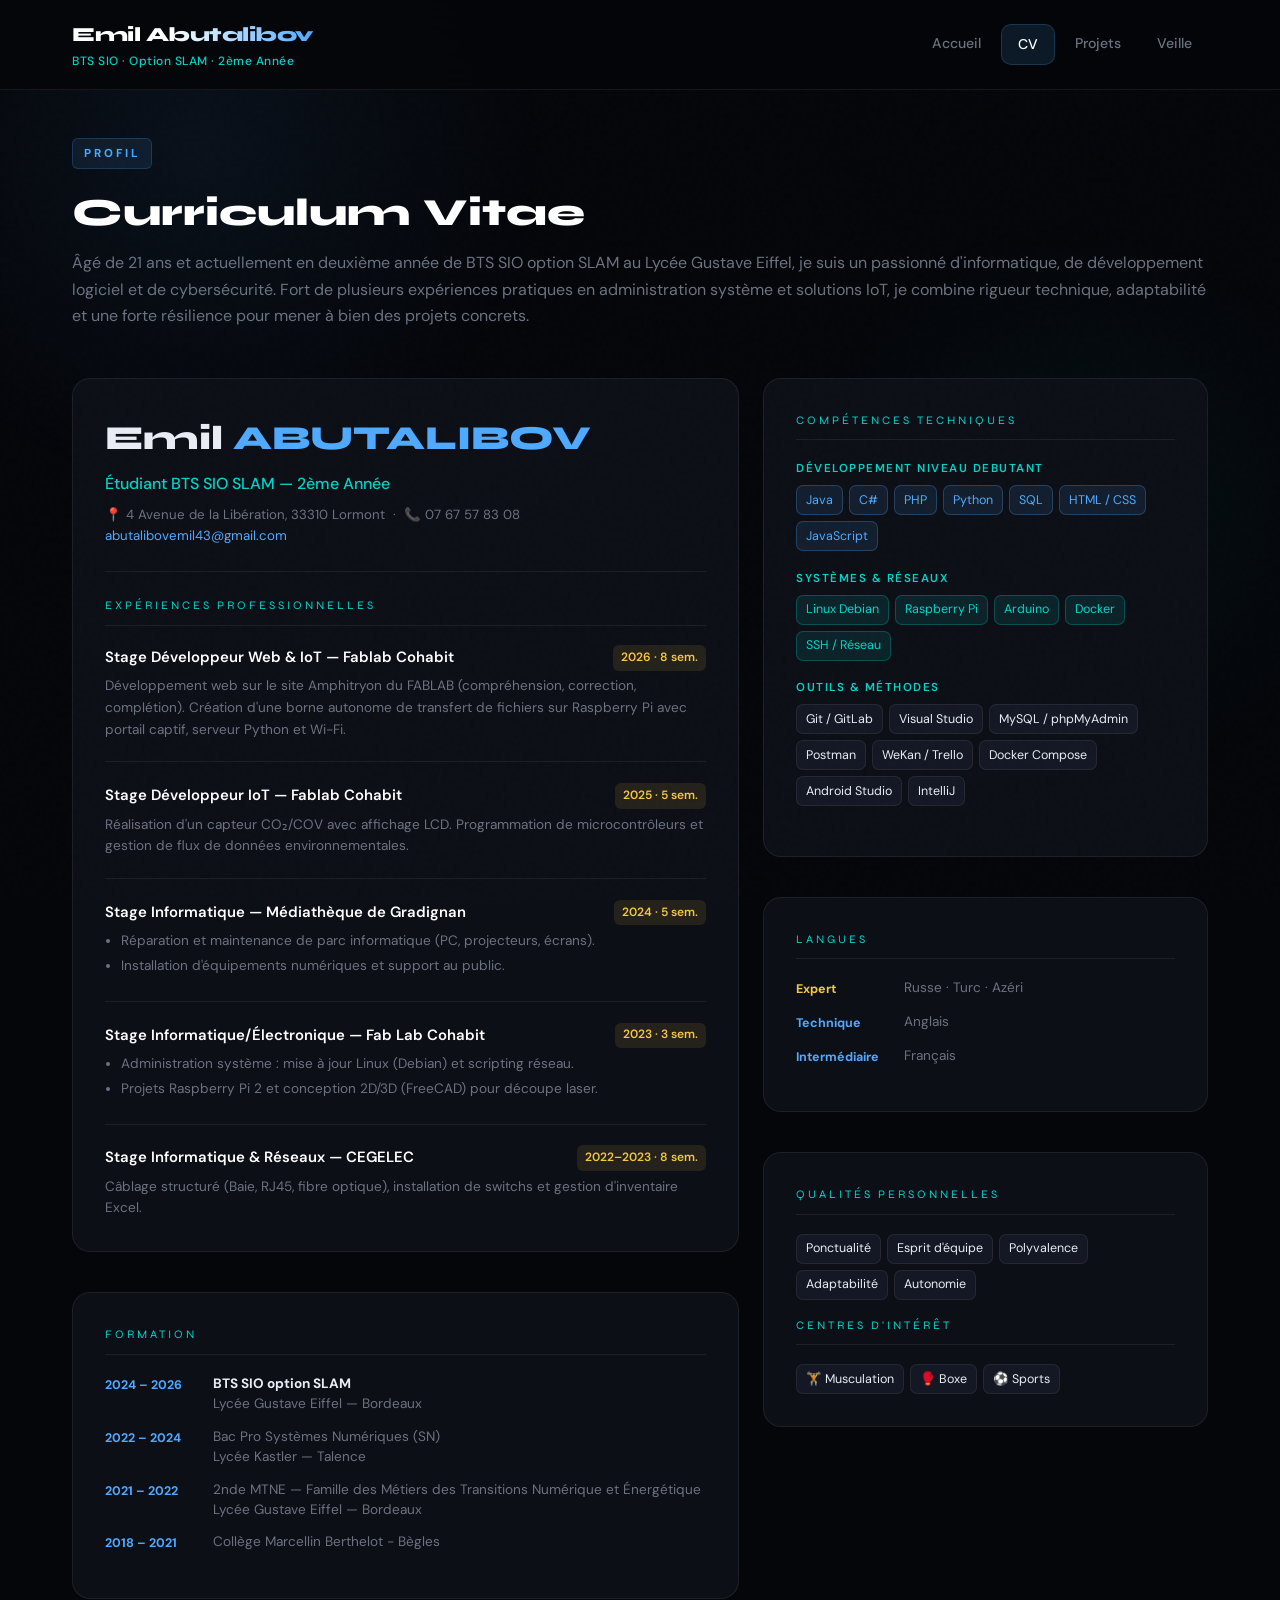
<file: cv.html>
<!DOCTYPE html>
<html lang="fr">
<head>
  <meta charset="UTF-8">
  <meta name="viewport" content="width=device-width, initial-scale=1.0">
  <title>CV — Emil Abutalibov</title>
  <link rel="stylesheet" href="shared.css">
  <style>
    .cv-grid {
      display: grid;
      grid-template-columns: 1.5fr 1fr;
      gap: 1.5rem;
    }

    .cv-col { display: flex; flex-direction: column; gap: 1.5rem; }

    .cv-hero {
      padding-bottom: 1.5rem;
      margin-bottom: 1.5rem;
      border-bottom: 1px solid var(--border);
    }
    .cv-hero h2 {
      font-family: 'Syne', sans-serif;
      font-size: 2.1rem;
      font-weight: 800;
      margin-bottom: 0.3rem;
    }
    .cv-hero h2 span { color: var(--blue); }
    .cv-hero-role { color: var(--cyan); font-weight: 500; margin-bottom: 0.4rem; }
    .cv-meta { font-size: 0.83rem; color: var(--muted); }
    .cv-meta a { color: var(--blue); text-decoration: none; }

    .exp-item {
      margin-bottom: 1.3rem;
      padding-bottom: 1.3rem;
      border-bottom: 1px solid var(--border);
    }
    .exp-item:last-child { border: none; margin-bottom: 0; padding-bottom: 0; }

    .exp-header {
      display: flex;
      justify-content: space-between;
      align-items: flex-start;
      gap: 1rem;
      margin-bottom: 0.3rem;
    }
    .exp-title { font-weight: 600; font-size: 0.93rem; color: #fff; }
    .exp-date {
      font-size: 0.75rem;
      color: var(--gold);
      font-weight: 600;
      white-space: nowrap;
      background: rgba(245,200,66,0.1);
      border-radius: 6px;
      padding: 0.18rem 0.5rem;
      flex-shrink: 0;
    }
    .exp-body { font-size: 0.85rem; color: var(--muted); line-height: 1.6; }
    .exp-body ul { margin-left: 1rem; }
    .exp-body li { margin-bottom: 0.2rem; }

    .form-item {
      display: flex;
      gap: 0.75rem;
      margin-bottom: 0.75rem;
      align-items: flex-start;
    }
    .form-year {
      font-size: 0.78rem;
      color: var(--blue);
      font-weight: 700;
      min-width: 96px;
      padding-top: 1px;
    }
    .form-text { font-size: 0.85rem; color: var(--muted); line-height: 1.5; }
    .form-text strong { color: var(--text); }

    @media (max-width: 768px) {
      .cv-grid { grid-template-columns: 1fr; }
    }
  </style>
</head>
<body>
<div class="ambient"></div>

<header>
  <div class="header-inner">
    <a href="index.html" class="header-brand">
      <span class="header-name">Emil Abutalibov</span>
      <span class="header-subtitle">BTS SIO · Option SLAM · 2ème Année</span>
    </a>
    <nav>
      <a href="index.html">Accueil</a>
      <a href="cv.html" class="active">CV</a>
      <a href="projets.html">Projets</a>
      <a href="veille.html">Veille</a>
    </nav>
  </div>
</header>

<div class="container">

  <div class="page-hero fade-in">
    <span class="page-hero-tag">Profil</span>
    <h1>Curriculum Vitae</h1>
    <p>Âgé de 21 ans et actuellement en deuxième année de BTS SIO option SLAM au Lycée Gustave Eiffel, je suis un
passionné d'informatique, de développement logiciel et de cybersécurité. Fort de plusieurs expériences pratiques en
administration système et solutions IoT, je combine rigueur technique, adaptabilité et une forte résilience pour mener à
bien des projets concrets.</p>
  </div>

  <div class="cv-grid">
    <!-- COLONNE GAUCHE -->
    <div class="cv-col">

      <div class="card fade-in">
        <div class="cv-hero">
          <h2>Emil <span>ABUTALIBOV</span></h2>
          <p class="cv-hero-role">Étudiant BTS SIO SLAM — 2ème Année</p>
          <div class="cv-meta">
            📍 4 Avenue de la Libération, 33310 Lormont &nbsp;·&nbsp;
            📞 07 67 57 83 08<br>
            <a href="mailto:abutalibovemil43@gmail.com">abutalibovemil43@gmail.com</a>
          </div>
        </div>

        <p class="panel-title">Expériences Professionnelles</p>

        <div class="exp-item">
          <div class="exp-header">
            <span class="exp-title">Stage Développeur Web & IoT — Fablab Cohabit</span>
            <span class="exp-date">2026 · 8 sem.</span>
          </div>
          <div class="exp-body">Développement web sur le site Amphitryon du FABLAB (compréhension, correction, complétion). Création d'une borne autonome de transfert de fichiers sur Raspberry Pi avec portail captif, serveur Python et Wi-Fi.</div>
        </div>

        <div class="exp-item">
          <div class="exp-header">
            <span class="exp-title">Stage Développeur IoT — Fablab Cohabit</span>
            <span class="exp-date">2025 · 5 sem.</span>
          </div>
          <div class="exp-body">Réalisation d'un capteur CO₂/COV avec affichage LCD. Programmation de microcontrôleurs et gestion de flux de données environnementales.</div>
        </div>

        <div class="exp-item">
          <div class="exp-header">
            <span class="exp-title">Stage Informatique — Médiathèque de Gradignan</span>
            <span class="exp-date">2024 · 5 sem.</span>
          </div>
          <div class="exp-body">
            <ul>
              <li>Réparation et maintenance de parc informatique (PC, projecteurs, écrans).</li>
              <li>Installation d'équipements numériques et support au public.</li>
            </ul>
          </div>
        </div>

        <div class="exp-item">
          <div class="exp-header">
            <span class="exp-title">Stage Informatique/Électronique — Fab Lab Cohabit</span>
            <span class="exp-date">2023 · 3 sem.</span>
          </div>
          <div class="exp-body">
            <ul>
              <li>Administration système : mise à jour Linux (Debian) et scripting réseau.</li>
              <li>Projets Raspberry Pi 2 et conception 2D/3D (FreeCAD) pour découpe laser.</li>
            </ul>
          </div>
        </div>

        <div class="exp-item">
          <div class="exp-header">
            <span class="exp-title">Stage Informatique & Réseaux — CEGELEC</span>
            <span class="exp-date">2022–2023 · 8 sem.</span>
          </div>
          <div class="exp-body">Câblage structuré (Baie, RJ45, fibre optique), installation de switchs et gestion d'inventaire Excel.</div>
        </div>
      </div>

      <div class="card fade-in">
        <p class="panel-title">Formation</p>
        <div class="form-item"><span class="form-year">2024 – 2026</span><div class="form-text"><strong>BTS SIO option SLAM</strong><br>Lycée Gustave Eiffel — Bordeaux</div></div>
        <div class="form-item"><span class="form-year">2022 – 2024</span><div class="form-text">Bac Pro Systèmes Numériques (SN)<br>Lycée Kastler — Talence</div></div>
        <div class="form-item"><span class="form-year">2021 – 2022</span><div class="form-text">2nde MTNE — Famille des Métiers des Transitions Numérique et Énergétique Lycée Gustave Eiffel — Bordeaux</div></div>
        <div class="form-item"><span class="form-year">2018 – 2021</span><div class="form-text">Collège Marcellin Berthelot - Bègles</div></div>
      </div>

    </div>

    <!-- COLONNE DROITE -->
    <div class="cv-col">

      <div class="card fade-in">
        <p class="panel-title">Compétences Techniques</p>
        <div class="skill-group">
          <div class="skill-label">Développement niveau debutant</div>
          <div class="skill-tags">
            <span class="tag tag-blue">Java </span>
            <span class="tag tag-blue">C#</span>
            <span class="tag tag-blue">PHP</span>
            <span class="tag tag-blue">Python</span>
            <span class="tag tag-blue">SQL</span>
            <span class="tag tag-blue">HTML / CSS</span>
            <span class="tag tag-blue">JavaScript</span>
          </div>
        </div>
        <div class="skill-group">
          <div class="skill-label">Systèmes & Réseaux</div>
          <div class="skill-tags">
            <span class="tag tag-cyan">Linux Debian</span>
            <span class="tag tag-cyan">Raspberry Pi</span>
            <span class="tag tag-cyan">Arduino</span>
            <span class="tag tag-cyan">Docker</span>
            <span class="tag tag-cyan">SSH / Réseau</span>
          </div>
        </div>
        <div class="skill-group">
          <div class="skill-label">Outils & Méthodes</div>
          <div class="skill-tags">
            <span class="tag">Git / GitLab</span>
            <span class="tag">Visual Studio</span>
            <span class="tag">MySQL / phpMyAdmin</span>
            <span class="tag">Postman</span>
            <span class="tag">WeKan / Trello</span>
            <span class="tag">Docker Compose</span>
            <span class="tag">Android Studio</span>
            <span class="tag">IntelliJ</span>
          </div>
        </div>
      </div>

      <div class="card fade-in">
        <p class="panel-title">Langues</p>
        <div class="form-item"><span class="form-year" style="color:var(--gold)">Expert</span><div class="form-text">Russe · Turc · Azéri</div></div>
        <div class="form-item"><span class="form-year">Technique</span><div class="form-text">Anglais</div></div>
        <div class="form-item"><span class="form-year">Intermédiaire</span><div class="form-text">Français</div></div>
      </div>

      <div class="card fade-in">
        <p class="panel-title">Qualités Personnelles</p>
        <div class="skill-tags" style="margin-bottom: 1rem;">
          <span class="tag">Ponctualité</span>
          <span class="tag">Esprit d'équipe</span>
          <span class="tag">Polyvalence</span>
          <span class="tag">Adaptabilité</span>
          <span class="tag">Autonomie</span>
        </div>
        <p class="panel-title" style="margin-top: 0.8rem;">Centres d'intérêt</p>
        <div class="skill-tags">
          <span class="tag">🏋️ Musculation</span>
          <span class="tag">🥊 Boxe</span>
          <span class="tag">⚽ Sports</span>
        </div>
      </div>

    </div>
  </div>

</div>

<button class="scroll-top" id="scrollTop" onclick="window.scrollTo({top:0,behavior:'smooth'})">↑</button>

<script>
  window.addEventListener('scroll', () => {
    document.getElementById('scrollTop').classList.toggle('show', window.scrollY > 400);
  });
  document.querySelectorAll('.fade-in').forEach((el, i) => {
    const obs = new IntersectionObserver(entries => {
      entries.forEach(e => { if (e.isIntersecting) { setTimeout(() => e.target.classList.add('visible'), i * 50); obs.unobserve(e.target); } });
    }, { threshold: 0.08 });
    obs.observe(el);
  });
</script>
</body>
</html>
</file>
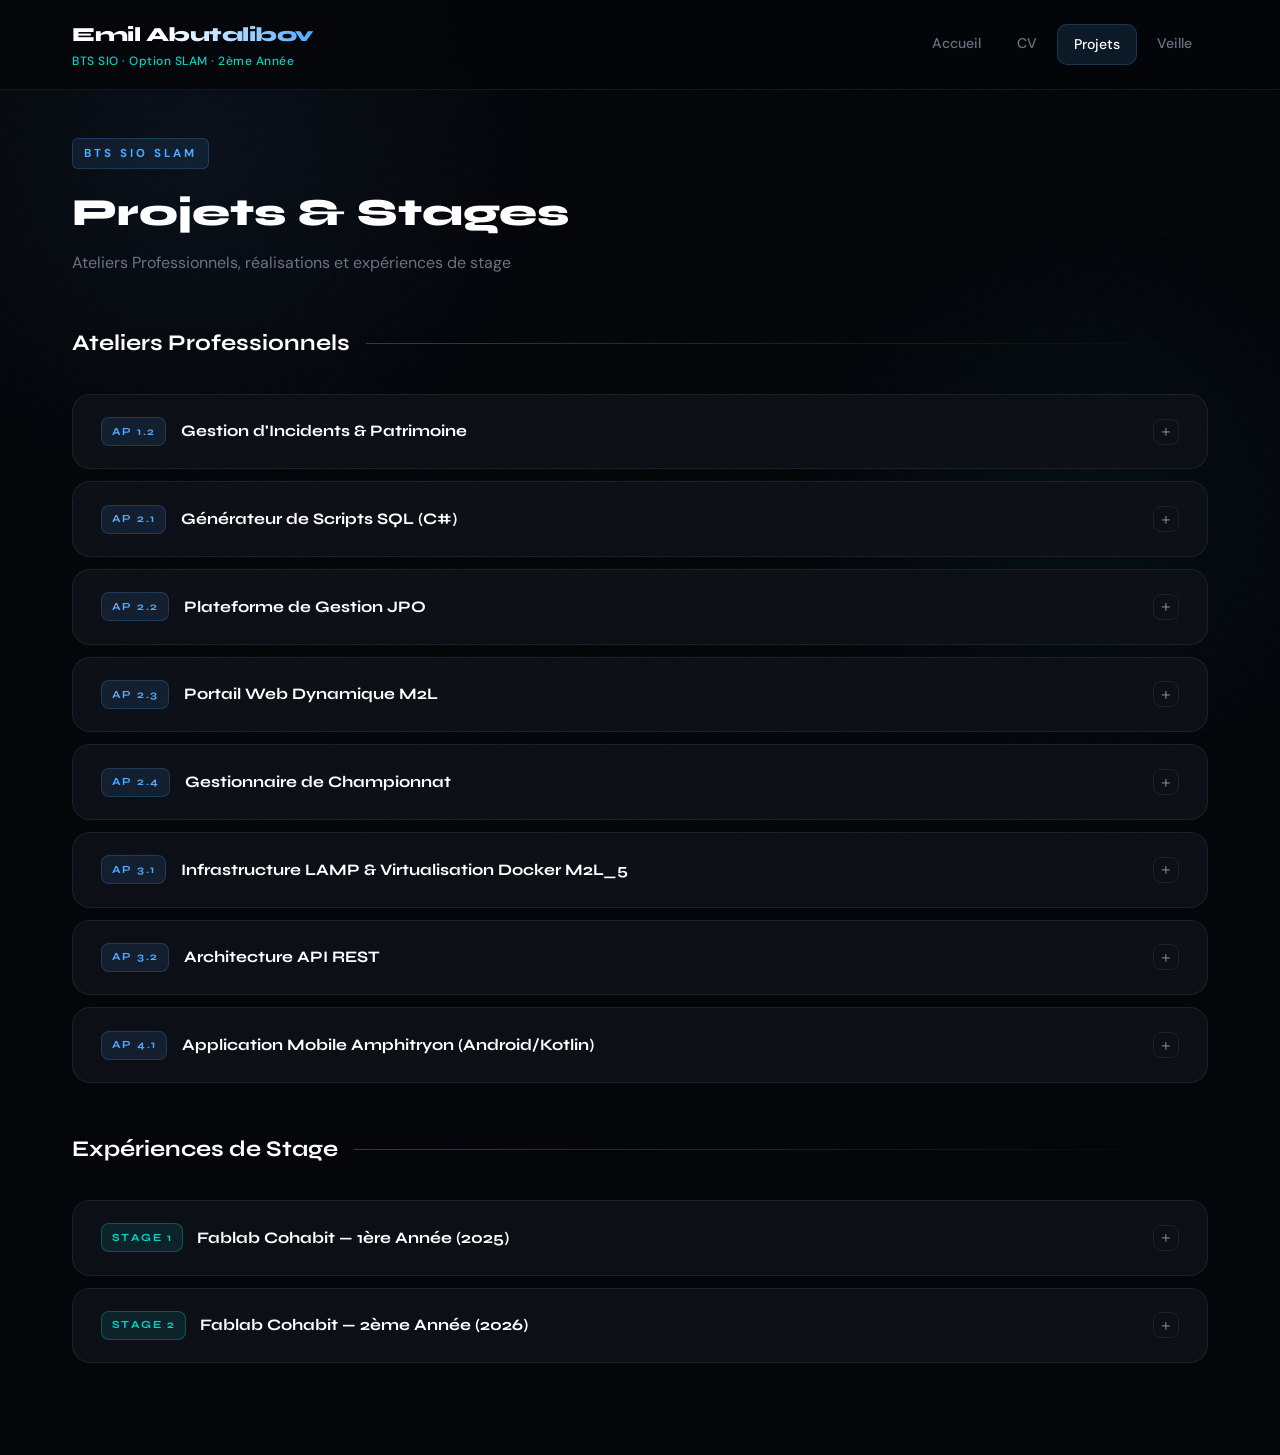
<file: projets.html>
<!DOCTYPE html>
<html lang="fr">
<head>
  <meta charset="UTF-8">
  <meta name="viewport" content="width=device-width, initial-scale=1.0">
  <title>Projets & Stages — Emil Abutalibov</title>
  <link rel="stylesheet" href="shared.css">
</head>
<body>
<div class="ambient"></div>

<header>
  <div class="header-inner">
    <a href="index.html" class="header-brand">
      <span class="header-name">Emil Abutalibov</span>
      <span class="header-subtitle">BTS SIO · Option SLAM · 2ème Année</span>
    </a>
    <nav>
      <a href="index.html">Accueil</a>
      <a href="cv.html">CV</a>
      <a href="projets.html" class="active">Projets</a>
      <a href="veille.html">Veille</a>
    </nav>
  </div>
</header>

<div class="container">

  <div class="page-hero fade-in">
    <span class="page-hero-tag">BTS SIO SLAM</span>
    <h1>Projets & Stages</h1>
    <p>Ateliers Professionnels, réalisations et expériences de stage</p>
  </div>

  <!-- ── ATELIERS PROFESSIONNELS ── -->
  <div class="section-header fade-in">
    <h2>Ateliers Professionnels</h2>
    <div class="section-line"></div>
  </div>

  <!-- AP 1.2 -->
  <div class="ap-card fade-in">
    <div class="ap-header" onclick="toggleCard(this)">
      <div class="ap-header-left">
        <span class="ap-number">AP 1.2</span>
        <span class="ap-title">Gestion d'Incidents & Patrimoine</span>
      </div>
      <span class="ap-toggle">+</span>
    </div>
    <div class="ap-body">
      <div class="ap-body-inner">
        <div class="resume-box">
          <p><strong>Objectif :</strong> Gérer l'assistance technique et assurer la continuité de service à travers un cycle complet de traitement d'incidents.</p>
          <p><strong>Travail réalisé :</strong></p>
          <ul>
            <li>Analyse approfondie des tickets d'incident pour comprendre la problématique technique de l'utilisateur.</li>
            <li>Recherche et diagnostic pour identifier la résolution la plus adaptée.</li>
            <li>Rédaction de réponses professionnelles intégrant la solution technique pour clore le ticket.</li>
            <li>Enregistrement et archivage des interventions dans une base de données Microsoft Access.</li>
          </ul>
        </div>
        <a href="https://gitlab.com/ap-1.2/equipe-10.git" class="btn-git" target="_blank">Projet GitLab</a>

        <div class="comp-block">
          <div class="comp-label">B1.2 – Répondre aux incidents et demandes d'assistance</div>
          <p class="comp-desc-text">Analyse des besoins utilisateurs et résolution technique.</p>
          <div class="proof-grid">
            <div class="proof-card"><img src="images/AP 1.2 DemandePour B1.2.png" onclick="openModal(this)" alt="Formulaire de demande"><div class="proof-caption"><strong>Formulaire de Demande</strong>Capture précise du besoin utilisateur pour assurer une traçabilité complète de l'incident.</div></div>
            <div class="proof-card"><img src="images/AP 1.2 reponsealademandePour B1.2.png" onclick="openModal(this)" alt="Réponse technique"><div class="proof-caption"><strong>Réponse Technique</strong>Clôture du ticket avec documentation de la solution apportée au client.</div></div>
          </div>
        </div>

        <div class="comp-block">
          <div class="comp-label">B1.1 – Gérer le patrimoine informatique</div>
          <div class="proof-grid">
            <div class="proof-card"><img src="images/AP 1.2 accessPour B1.1.png" onclick="openModal(this)" alt="Gestion BDD Access"><div class="proof-caption"><strong>Gestion BDD Access</strong>Inventaire et suivi rigoureux des ressources matérielles et logicielles.</div></div>
          </div>
        </div>
      </div>
    </div>
  </div>

  <!-- AP 2.1 -->
  <div class="ap-card fade-in">
    <div class="ap-header" onclick="toggleCard(this)">
      <div class="ap-header-left">
        <span class="ap-number">AP 2.1</span>
        <span class="ap-title">Générateur de Scripts SQL (C#)</span>
      </div>
      <span class="ap-toggle">+</span>
    </div>
    <div class="ap-body">
      <div class="ap-body-inner">
        <div class="resume-box">
          <p><strong>Objectif :</strong> Développer un utilitaire desktop permettant de transformer des données textuelles en scripts SQL exploitables.</p>
          <ul>
            <li>Création d'un projet Windows Forms complet avec Visual Studio en C#.</li>
            <li>Conception d'une interface utilisateur fonctionnelle avec boutons interactifs.</li>
            <li>Ajout d'une fonctionnalité pour sélectionner dynamiquement un fichier texte source.</li>
            <li>Développement de la logique de génération d'un fichier SQL prêt pour l'insertion en BDD.</li>
            <li>Implémentation de messages d'erreur personnalisés et confirmation de succès.</li>
            <li>Réalisation collaborative d'un dossier "Analyse.pdf" sur la gestion de projet en groupe.</li>
          </ul>
        </div>
        <a href="https://gitlab.com/equipe39173304/ap-2.1-generateur-sql.git" class="btn-git" target="_blank">Projet GitLab</a>

        <div class="comp-block">
          <div class="comp-label">B1.4 – Travailler en mode projet</div>
          <div class="proof-grid">
            <div class="proof-card"><img src="images/AP 2.1Organisation de travaill entre l'equipe dans weekan.png" onclick="openModal(this)" alt="Kanban Weekan"><div class="proof-caption"><strong>Kanban Weekan</strong>Pilotage agile de l'équipe pour respecter les jalons de livraison du générateur.</div></div>
          </div>
        </div>

        <div class="comp-block">
          <div class="comp-label">B1.5 – Service informatique utilisateur</div>
          <div class="proof-grid">
            <div class="proof-card"><img src="images/AP 2.1 interface realiser en function de demande.png" onclick="openModal(this)" alt="UX Desktop"><div class="proof-caption"><strong>UX Desktop</strong>Interface intuitive permettant de générer des scripts SQL sans coder.</div></div>
            <div class="proof-card"><img src="images/AP 2.1 code de l'interfaceGenerateurSQL(cs).png" onclick="openModal(this)" alt="Back-end C#"><div class="proof-caption"><strong>Back-end C#</strong>Logique de transformation des données en requêtes SQL valides.</div></div>
            <div class="proof-card"><img src="images/AP 2.1 code de l'interface Program(cs).png" onclick="openModal(this)" alt="Core System"><div class="proof-caption"><strong>Core System</strong>Point d'entrée de l'application assurant l'initialisation des composants.</div></div>
            <div class="proof-card"><img src="images/AP 2.1 code de l'interface GenererSQL(cs).png" onclick="openModal(this)" alt="Logic Source"><div class="proof-caption"><strong>Logic Source</strong>Algorithme de concaténation et de sécurisation des chaînes.</div></div>
          </div>
        </div>
      </div>
    </div>
  </div>

  <!-- AP 2.2 -->
  <div class="ap-card fade-in">
    <div class="ap-header" onclick="toggleCard(this)">
      <div class="ap-header-left">
        <span class="ap-number">AP 2.2</span>
        <span class="ap-title">Plateforme de Gestion JPO</span>
      </div>
      <span class="ap-toggle">+</span>
    </div>
    <div class="ap-body">
      <div class="ap-body-inner">
        <div class="resume-box">
          <p><strong>Objectif :</strong> Concevoir une application de gestion pour l'organisation et l'inscription des ligues sportives à un événement.</p>
          <p><strong>Travail en groupe :</strong></p>
          <ul>
            <li>Participation active à la planification et à l'organisation globale du projet.</li>
            <li>Validation régulière des étapes de planification auprès du professeur référent.</li>
            <li>Réalisation et rendu des livrables : code source, BDD, maquettes, suivi WeKan.</li>
          </ul>
          <p><strong>Travail en autonomie :</strong></p>
          <ul>
            <li>Conception de l'interface graphique dédiée à la gestion administrative des ligues.</li>
            <li>Préparation de scripts SQL pour l'insertion de données de test.</li>
          </ul>
        </div>
        <a href="https://gitlab.com/groupe-59724206/ap-2.2-jpo.git" class="btn-git" target="_blank">Projet GitLab</a>

        <div class="comp-block">
          <div class="comp-label">B1.4 – Coordination & Agilité</div>
          <div class="proof-grid">
            <div class="proof-card"><img src="images/AP 2.2 OrganisationDuTravaillenWeekan.png" onclick="openModal(this)" alt="Suivi Weekan"><div class="proof-caption"><strong>Suivi Weekan</strong>Organisation des tâches collaboratives pour la mise en place de l'événement JPO.</div></div>
          </div>
        </div>

        <div class="comp-block">
          <div class="comp-label">B1.5 – Mise à disposition de service</div>
          <div class="proof-grid">
            <div class="proof-card"><img src="images/AP 2.2 Interface realiser par moi en function de demande.png" onclick="openModal(this)" alt="Module Administrateur"><div class="proof-caption"><strong>Module Administrateur</strong>Interface de gestion des ligues pour l'organisation interne des stands.</div></div>
            <div class="proof-card"><img src="images/AP 2.2 interface 2 realiser par moi.png" onclick="openModal(this)" alt="Client Side"><div class="proof-caption"><strong>Client Side</strong>Formulaire dynamique pour le recueil des inscriptions visiteurs en temps réel.</div></div>
            <div class="proof-card"><img src="images/AP 2.2 Code pour l'interface.png" onclick="openModal(this)" alt="C# Implementation"><div class="proof-caption"><strong>C# Implementation</strong>Développement des contrôleurs pour la validation des champs de saisie.</div></div>
            <div class="proof-card"><img src="images/AP 2.2 code pour l'interface 2.png" onclick="openModal(this)" alt="Database Bridge"><div class="proof-caption"><strong>Database Bridge</strong>Scripting C# assurant l'envoi sécurisé des données vers le serveur SQL.</div></div>
          </div>
        </div>
      </div>
    </div>
  </div>

  <!-- AP 2.3 -->
  <div class="ap-card fade-in">
    <div class="ap-header" onclick="toggleCard(this)">
      <div class="ap-header-left">
        <span class="ap-number">AP 2.3</span>
        <span class="ap-title">Portail Web Dynamique M2L</span>
      </div>
      <span class="ap-toggle">+</span>
    </div>
    <div class="ap-body">
      <div class="ap-body-inner">
        <div class="resume-box">
          <p><strong>Objectif :</strong> Développer une plateforme web collaborative pour le suivi des rencontres sportives.</p>
          <p><strong>Travail en groupe :</strong></p>
          <ul>
            <li>Étude et découverte des différents documents techniques liés au projet.</li>
            <li>Répartition équitable du travail de développement entre les membres de l'équipe.</li>
            <li>Mise en place et gestion du projet sur GitLab — assemblage et tests d'intégration.</li>
            <li>Modification, optimisation et validation finale du code HTML/CSS du site.</li>
          </ul>
          <p><strong>Travail en autonomie (Services et Ligues) :</strong></p>
          <ul>
            <li>Conception du design et de la structure CSS globale du projet.</li>
            <li>Création de la structure HTML pour les pages spécifiques.</li>
            <li>Tests approfondis et vérification de la validité des codes HTML et CSS.</li>
          </ul>
        </div>
        <a href="https://gitlab.com/groupe-ap2.3/ap-2.3-group5.git" class="btn-git" target="_blank">Projet GitLab</a>

        <div class="comp-block">
          <div class="comp-label">B1.4 – Travailler en mode projet</div>
          <div class="proof-grid">
            <div class="proof-card"><img src="images/AP 2.3 weekan de lequipe.png" onclick="openModal(this)" alt="Gestion Web"><div class="proof-caption"><strong>Gestion Web</strong>Répartition des sprints entre le développement Front-end et Back-end.</div></div>
          </div>
        </div>

        <div class="comp-block">
          <div class="comp-label">B1.3;1.5 – Développer la présence en ligne</div>
          <p class="comp-desc-text">Création d'une identité numérique via des technologies Web modernes.</p>
          <div class="proof-grid">
            <div class="proof-card"><img src="images/AP 2.3 Interfacer Services que je realiser.png" onclick="openModal(this)" alt="UI Services"><div class="proof-caption"><strong>UI Services</strong>Page vitrine présentant les offres de la Maison des Ligues avec un design épuré.</div></div>
            <div class="proof-card"><img src="images/AP 2.3 interface Ligues que je realiser.png" onclick="openModal(this)" alt="UX Ligues"><div class="proof-caption"><strong>UX Ligues</strong>Consultation fluide des différentes disciplines sportives fédérées.</div></div>
            <div class="proof-card"><img src="images/AP 2.3 code source de page Services.png" onclick="openModal(this)" alt="Structure HTML5"><div class="proof-caption"><strong>Structure HTML5</strong>Codage sémantique pour un meilleur référencement et une accessibilité accrue.</div></div>
            <div class="proof-card"><img src="images/AP 2.3 code source pour Ligues page.png" onclick="openModal(this)" alt="Frontend Script"><div class="proof-caption"><strong>Frontend Script</strong>Logique applicative côté client pour l'affichage dynamique des données.</div></div>
            <div class="proof-card"><img src="images/AP 2.3 code source pour styless.png" onclick="openModal(this)" alt="CSS3 Framework"><div class="proof-caption"><strong>CSS3 Framework</strong>Design responsive adaptable à tous les écrans.</div></div>
          </div>
        </div>
      </div>
    </div>
  </div>

  <!-- AP 2.4 -->
  <div class="ap-card fade-in">
    <div class="ap-header" onclick="toggleCard(this)">
      <div class="ap-header-left">
        <span class="ap-number">AP 2.4</span>
        <span class="ap-title">Gestionnaire de Championnat</span>
      </div>
      <span class="ap-toggle">+</span>
    </div>
    <div class="ap-body">
      <div class="ap-body-inner">
        <div class="resume-box">
          <p><strong>Objectif :</strong> Piloter l'organisation technique d'un championnat, incluant la gestion des matchs, des scores et du corps arbitral.</p>
          <p><strong>Travail en autonomie :</strong></p>
          <ul>
            <li>Conception des interfaces pour la gestion des Matchs, des Arbitres et de leurs Rôles.</li>
            <li>Développement du module d'affectation des équipes à chaque match.</li>
            <li>Programmation des fonctions d'affectation des arbitres et de leurs rôles.</li>
          </ul>
          <p><strong>Travail en groupe :</strong></p>
          <ul>
            <li>Développement de la structure globale en C# — connexion MySQL, tests unitaires.</li>
            <li>Planification via diagrammes de Gantt et validation des maquettes avec le professeur.</li>
          </ul>
        </div>

        <div class="comp-block">
          <div class="comp-label">B1.4 – Travailler en mode projet</div>
          <div class="proof-grid">
            <div class="proof-card"><img src="images/AP 2.4 organisation weekan.png" onclick="openModal(this)" alt="Kanban Weekan"><div class="proof-caption"><strong>Kanban Weekan</strong>Organisation des phases de tests unitaires et d'intégration.</div></div>
          </div>
        </div>

        <div class="comp-block">
          <div class="comp-label">B1.5 – Développement d'applications métiers</div>
          <div class="proof-grid">
            <div class="proof-card"><img src="images/AP 2.4 interface realiser par moi pour affichage d'arbitres.png" onclick="openModal(this)" alt="Admin Dashboard"><div class="proof-caption"><strong>Admin Dashboard</strong>Gestion centralisée du corps arbitral pour le championnat.</div></div>
            <div class="proof-card"><img src="images/AP 2.4 affichage pour role d'arbitre.png" onclick="openModal(this)" alt="Gestion des Rôles"><div class="proof-caption"><strong>Gestion des Rôles</strong>Attribution des privilèges et missions spécifiques par profil d'utilisateur.</div></div>
            <div class="proof-card"><img src="images/AP 2.4 affichage pour matches.png" onclick="openModal(this)" alt="Monitoring Matchs"><div class="proof-caption"><strong>Monitoring Matchs</strong>Vue temps réel sur le calendrier et les scores des rencontres sportives.</div></div>
            <div class="proof-card"><img src="images/AP 2.4 interface pour gestion des matches.png" onclick="openModal(this)" alt="CRUD Operations"><div class="proof-caption"><strong>CRUD Operations</strong>Interface de création, lecture, mise à jour et suppression des données matchs.</div></div>
          </div>
        </div>
      </div>
    </div>
  </div>

  <!-- AP 3.1 -->
  <div class="ap-card fade-in">
    <div class="ap-header" onclick="toggleCard(this)">
      <div class="ap-header-left">
        <span class="ap-number">AP 3.1</span>
        <span class="ap-title">Infrastructure LAMP & Virtualisation Docker M2L_5</span>
      </div>
      <span class="ap-toggle">+</span>
    </div>
    <div class="ap-body">
      <div class="ap-body-inner">
        <div class="resume-box">
          <p><strong>Objectif :</strong> Faire évoluer le portail web de la M2L en sécurisant les formulaires et la gestion des données des clubs.</p>
          <p><strong>Travail en équipe :</strong></p>
          <ul>
            <li>Importation de la BDD m2l dans phpMyAdmin — analyse et complétion du MEA.</li>
            <li>Installation et configuration de l'environnement PHP/MySQL et Git.</li>
            <li>Création des comptes utilisateurs pour l'administration du site m2l.</li>
          </ul>
          <p><strong>Travail en autonomie :</strong></p>
          <ul>
            <li>Développement complet du module CRUD pour les clubs affiliés à une ligue.</li>
            <li>Affichage dynamique pour chaque ligue — sécurisation des formulaires (injections SQL).</li>
            <li>Module CRUD complet pour les Ligues et tests unitaires associés.</li>
          </ul>
        </div>
        <a href="https://gitlab.com/iban-corentin-emil/m2l_5.git" class="btn-git" target="_blank">Projet GitLab</a>

        <div class="comp-block">
          <div class="comp-label">B1.4 – Travailler en mode projet</div>
          <div class="proof-grid">
            <div class="proof-card"><img src="images/AP 3.1 Weekan.png" onclick="openModal(this)" alt="Planning"><div class="proof-caption"><strong>Planning</strong>Suivi des phases de migration de la base vers le Web.</div></div>
          </div>
        </div>

        <div class="comp-block">
          <div class="comp-label">B1.1 – Gestion du patrimoine & DevOps</div>
          <div class="proof-grid">
            <div class="proof-card"><img src="images/AP 3.1 image 1 de base de donner.png" onclick="openModal(this)" alt="Data Schema"><div class="proof-caption"><strong>Data Schema</strong>Modélisation physique des données sous MySQL.</div></div>
            <div class="proof-card"><img src="images/AP 3.1 image2 de base de donner.png" onclick="openModal(this)" alt="Optimisation SQL"><div class="proof-caption"><strong>Optimisation SQL</strong>Mise en place des contraintes d'intégrité et indexations.</div></div>
            <div class="proof-card"><img src="images/AP 3.1 Image de lancement de projet par docker compose up.png" onclick="openModal(this)" alt="Conteneurisation"><div class="proof-caption"><strong>Conteneurisation</strong>Orchestration de l'environnement via Docker Compose.</div></div>
            <div class="proof-card"><img src="images/AP 3.1 MEA corriger en function de demandes.png" onclick="openModal(this)" alt="Modélisation Conceptuelle"><div class="proof-caption"><strong>Modélisation Conceptuelle</strong>Schéma Entité-Association validé selon les règles métiers.</div></div>
          </div>
        </div>

        <div class="comp-block">
          <div class="comp-label">B1.5 – Service applicatif PHP</div>
          <div class="proof-grid">
            <div class="proof-card"><img src="images/AP 3.1 page de connexion realiser en function de demande.png" onclick="openModal(this)" alt="Sécurité"><div class="proof-caption"><strong>Sécurité</strong>Système d'authentification robuste avec hachage des mots de passe.</div></div>
            <div class="proof-card"><img src="images/AP 3.1 Page de liste ligues et les club affile pour un utilisateur admin pour edite.png" onclick="openModal(this)" alt="Portail Admin"><div class="proof-caption"><strong>Portail Admin</strong>Outils avancés d'édition des entités sportives pour les gestionnaires.</div></div>
            <div class="proof-card"><img src="images/AP 3.1 Page de liste ligues et les club affile pour un utilisateur normale.png" onclick="openModal(this)" alt="Vue Consultative"><div class="proof-caption"><strong>Vue Consultative</strong>Accès restreint en lecture seule pour les utilisateurs standards.</div></div>
          </div>
        </div>
      </div>
    </div>
  </div>

  <!-- AP 3.2 -->
  <div class="ap-card fade-in">
    <div class="ap-header" onclick="toggleCard(this)">
      <div class="ap-header-left">
        <span class="ap-number">AP 3.2</span>
        <span class="ap-title">Architecture API REST</span>
      </div>
      <span class="ap-toggle">+</span>
    </div>
    <div class="ap-body">
      <div class="ap-body-inner">
        <div class="resume-box">
          <p><strong>Objectif :</strong> Concevoir et déployer un service backend d'authentification sécurisé pour une plateforme citoyenne.</p>
          <p><strong>Travail en groupe :</strong></p>
          <ul>
            <li>Étude approfondie de la documentation technique du projet.</li>
            <li>Conception et création de la base de données associée.</li>
            <li>Assemblage du travail collaboratif sur Git (commits réguliers, branches par membre).</li>
          </ul>
          <p><strong>Travail en binôme :</strong></p>
          <ul>
            <li>Développement d'une API dédiée à la gestion de l'authentification des utilisateurs.</li>
            <li>Utilisation de Visual Studio Code comme environnement de développement principal.</li>
          </ul>
        </div>
        <a href="https://gitlab.com/ap-3.2-aux-claviers-citoyens/ap-3.2-aux-claviers-citoyens.git" class="btn-git" target="_blank">Projet GitLab</a>

        <div class="comp-block">
          <div class="comp-label">B1.4 – Travailler en mode projet</div>
          <div class="proof-grid">
            <div class="proof-card"><img src="images/AP 3.2 trello du projet pour l'equipe.png" onclick="openModal(this)" alt="Management Trello"><div class="proof-caption"><strong>Management</strong>Coordination Trello pour le projet "Aux Claviers Citoyens".</div></div>
          </div>
        </div>

        <div class="comp-block">
          <div class="comp-label">B1.5 – Fourniture de services Back-end</div>
          <div class="proof-grid">
            <div class="proof-card"><img src="images/AP 3.2 arboresence du code source finale de l'API.png" onclick="openModal(this)" alt="REST Architecture"><div class="proof-caption"><strong>REST Architecture</strong>Organisation des routes et des contrôleurs de l'API ACC.</div></div>
            <div class="proof-card"><img src="images/AP 3.2 base de donner utiliser acc-bdd nom.png" onclick="openModal(this)" alt="Persistence"><div class="proof-caption"><strong>Persistence</strong>Schéma de données optimisé pour les appels API asynchrones.</div></div>
            <div class="proof-card"><img src="images/AP 3.2 code source avant finale utiliser pour connexion et authentification.png" onclick="openModal(this)" alt="Security Layer"><div class="proof-caption"><strong>Security Layer</strong>Implémentation du middleware d'authentification par Token.</div></div>
            <div class="proof-card"><img src="images/AP 3.2 different test realiser pour verifier le API sur postman.png" onclick="openModal(this)" alt="Unit Tests"><div class="proof-caption"><strong>Unit Tests</strong>Validation des endpoints via Postman.</div></div>
            <div class="proof-card"><img src="images/AP 3.2 different test realiser2 pour verifier le API sur postman.png" onclick="openModal(this)" alt="Integration Tests"><div class="proof-caption"><strong>Integration Tests</strong>Vérification de la cohérence des réponses JSON transmises.</div></div>
            <div class="proof-card"><img src="images/AP 3.2 different test realiser3 pour verifier le API sur postman.png" onclick="openModal(this)" alt="Performance Debugging"><div class="proof-caption"><strong>Performance Debugging</strong>Analyse des temps de réponse et codes d'état HTTP.</div></div>
            <div class="proof-card"><img src="images/AP 3.2 Page maquette pour tester connexion.png" onclick="openModal(this)" alt="Frontend Prototype"><div class="proof-caption"><strong>Frontend Prototype</strong>Maquette de test pour consommer les services de l'API en Front.</div></div>
            <div class="proof-card"><img src="images/AP 3.2 page maquette pour voir token.png" onclick="openModal(this)" alt="JWT Visualizer"><div class="proof-caption"><strong>Visualisation</strong>Interface de débogage pour la gestion des jetons de session.</div></div>
          </div>
        </div>
      </div>
    </div>
  </div>

    <div class="ap-card fade-in">
    <div class="ap-header" onclick="toggleCard(this)">
      <div class="ap-header-left">
        <span class="ap-number">AP 4.1</span>
        <span class="ap-title">Application Mobile Amphitryon (Android/Kotlin)</span>
      </div>
      <span class="ap-toggle">+</span>
    </div>
    <div class="ap-body">
      <div class="ap-body-inner">
        <div class="resume-box">
          <p><strong>Objectif :</strong> Concevoir et développer une application mobile native Android pour la gestion opérationnelle d'un restaurant (Salle et Cuisine).</p>
          <p><strong>Travail réalisé :</strong></p>
          <ul>
            <li>Développement complet en **Kotlin** avec l'outil android studio.</li>
            <li>Mise en place d'une architecture pour assurer la maintenabilité du code.</li>
            <li>Gestion de la persistance des données via une base de données synchronisée avec un serveur **PHP/MySQL**.</li>
            <li>Implémentation d'une gestion de rôles sécurisée (Chef de Salle, Cuisinier, Serveur).</li>
            <li>Développement de fonctionnalités CRUD pour la gestion des plats et des tables.</li>
          </ul>
        </div>
        <a href="https://gitlab.com/emil-thomas/ap-4.1-emil-thomas.git" class="btn-git" target="_blank">Projet GitLab</a>

        <div class="comp-block">
          <div class="comp-label">B1.5 – Développement d'applications métiers</div>
          <div class="proof-grid">
            <!-- Authentification -->
            <div class="proof-card"><img src="images/AP 3.3 image de page de authentifications.png" onclick="openModal(this)" alt="Connexion"><div class="proof-caption"><strong>Connexion</strong>Interface d'accès sécurisée par rôle utilisateur.</div></div>
            
            <!-- Chef de Salle -->
            <div class="proof-card"><img src="images/AP 3.3 page de chef de salles.png" onclick="openModal(this)" alt="Gestion Salle"><div class="proof-caption"><strong>Gestion Salle</strong>Vue d'ensemble des tables et affectations des serveurs.</div></div>
            
            <!-- Chef Cuisinier -->
            <div class="proof-card"><img src="images/AP 3.3 image de ibnterface cheff de cusinier.png" onclick="openModal(this)" alt="Gestion Cuisine"><div class="proof-caption"><strong>Gestion Cuisine</strong>Interface de pilotage de la carte et des disponibilités.</div></div>

            <!-- Interaction Salle (Ajout) -->
            <div class="proof-card"><img src="images/AP 3.3 chef de salle interaction avec ajoute de table.png" onclick="openModal(this)" alt="Ajout Table"><div class="proof-caption"><strong> Interface Salle</strong>Boîte de dialogue pour la création dynamique de nouvelles tables.</div></div>

            <!-- Interaction Cuisine (Modifier) -->
            <div class="proof-card"><img src="images/AP 3.3 image de interface chef de cusinier inetaction avec button modifier.png" onclick="openModal(this)" alt="Modification Plat"><div class="proof-caption"><strong>Interface Cuisine</strong>Système de mise à jour rapide des informations des plats.</div></div>
          </div>
        </div>

        <div class="comp-block">
          <div class="comp-label">B1.4 – Travailler en mode projet</div>
          <div class="proof-grid">
            <div class="proof-card"><img src="images/AP 4.1 trello de equipe.png" onclick="openModal(this)" alt="Management Trello"><div class="proof-caption"><strong>Management</strong>Coordination Trello pour le projet "Amphitryon".</div></div>
          </div>
        </div>

        <div class="comp-block">
          <div class="comp-label">B1.1 – Gérer le patrimoine informatique</div>
          <div class="proof-grid">
            <!-- Arborescence -->
            <div class="proof-card"><img src="images/AP 3.3 image de arboresence de projet.png" onclick="openModal(this)" alt="Structure Projet"><div class="proof-caption"><strong>Architecture</strong>Organisation modulaire du code source (Data, Repository, ViewModels).</div></div>

            <!-- Base de donner -->
            <div class="proof-card"><img src="images/AP 4.1 base de donner.png" onclick="openModal(this)" alt="Structure Projet"><div class="proof-caption"><strong>Architecture</strong>Organisation modulaire du code source (Data, Repository, ViewModels).</div></div>
          </div>
        </div>
      </div>
    </div>
  </div>

  <!-- ── STAGES ── -->
  <div class="section-header fade-in" style="margin-top: 3rem;">
    <h2>Expériences de Stage</h2>
    <div class="section-line"></div>
  </div>

  <!-- STAGE AN 1 -->
  <div class="ap-card fade-in">
    <div class="ap-header" onclick="toggleCard(this)">
      <div class="ap-header-left">
        <span class="ap-number stage">STAGE 1</span>
        <span class="ap-title">Fablab Cohabit — 1ère Année (2025)</span>
      </div>
      <span class="ap-toggle">+</span>
    </div>
    <div class="ap-body">
      <div class="ap-body-inner">
        <div class="resume-box">
          <p><strong>Durée :</strong> 5 semaines au Fablab Cohabit</p>
          <p>J'ai observé le fonctionnement du Fablab, réparé un ordinateur en panne (carte graphique), créé un bot JavaScript via SSH, et découvert plusieurs langages (C++, JavaScript, COBOL).</p>
          <p>Projet capteur de qualité de l'air (COV et CO₂) avec un camarade : câblage LCD I2C, programmation Arduino, tests dans différents environnements (imprimantes 3D, salle normale, extérieur).</p>
          <p>J'ai également utilisé WordPress pour apprendre les bases de la création de sites web, observé des outils de sécurité informatique (Faraday) et me suis connecté à un serveur via Proxmox.</p>
        </div>

        <div class="comp-block">
          <div class="comp-label">B1.1 – Gérer le patrimoine informatique</div>
          <p class="comp-desc-text">Observation du matériel du Fablab et réparation d'équipements informatiques.</p>
          <div class="proof-grid">
            <div class="proof-card"><img src="images/stage image de reparaton de pc et ca carte graphiques.png" onclick="openModal(this)" alt="Réparation PC"><div class="proof-caption"><strong>Réparation PC</strong>Diagnostic et résolution d'une panne matérielle liée à la carte graphique.</div></div>
            <div class="proof-card"><img src="images/stage image des impriments 3D observer.png" onclick="openModal(this)" alt="Observation Matériel"><div class="proof-caption"><strong>Observation Matériel</strong>Découverte des imprimantes 3D et équipements du Fablab.</div></div>
          </div>
        </div>

        <div class="comp-block">
          <div class="comp-label">B1.2 – Répondre aux incidents et demandes d'assistance</div>
          <p class="comp-desc-text">Tests et validation du capteur de qualité de l'air dans différents environnements.</p>
          <div class="proof-grid">
            <div class="proof-card"><img src="images/stage different testes realiser avec capteur sur des environement.png" onclick="openModal(this)" alt="Tests Environnementaux"><div class="proof-caption"><strong>Tests Environnementaux</strong>Analyse des mesures COV et CO₂ en conditions variées.</div></div>
            <div class="proof-card"><img src="images/stage image de capteur COV et CO2 functionnel.png" onclick="openModal(this)" alt="Capteur Fonctionnel"><div class="proof-caption"><strong>Capteur Fonctionnel</strong>Système de mesure de qualité de l'air opérationnel et calibré.</div></div>
          </div>
        </div>

        <div class="comp-block">
          <div class="comp-label">B1.4 – Travailler en mode projet</div>
          <p class="comp-desc-text">Collaboration sur le projet capteur avec organisation et veille technologique.</p>
          <div class="proof-grid">
            <div class="proof-card"><img src="images/stage image de app utiliser pour faire marche arduino.png" onclick="openModal(this)" alt="Environnement Arduino"><div class="proof-caption"><strong>Environnement Arduino</strong>Configuration de l'IDE pour la programmation de la carte.</div></div>
          </div>
        </div>

        <div class="comp-block">
          <div class="comp-label">B1.5 – Mettre à disposition des utilisateurs un service informatique</div>
          <p class="comp-desc-text">Développement et programmation du capteur pour afficher les résultats en temps réel.</p>
          <div class="proof-grid">
            <div class="proof-card"><img src="images/stage image de code utiliser pour affichage de reultat capteurpng.png" onclick="openModal(this)" alt="Code Arduino"><div class="proof-caption"><strong>Code Arduino</strong>Programme de lecture et affichage des données capteur sur écran LCD.</div></div>
          </div>
        </div>

        <div class="comp-block">
          <div class="comp-label">B1.6 – Organiser son développement professionnel</div>
          <p class="comp-desc-text">Veille technologique, rédaction de comptes rendus et préparation de l'oral de stage.</p>
          <div class="proof-grid">
            <div class="proof-card"><img src="images/stage different testes realiser avec capteur sur des environement.png" onclick="openModal(this)" alt="Documentation"><div class="proof-caption"><strong>Documentation</strong>Organisation des apprentissages et préparation de la soutenance.</div></div>
          </div>
        </div>
      </div>
    </div>
  </div>

  <!-- STAGE AN 2 -->
  <div class="ap-card fade-in">
    <div class="ap-header" onclick="toggleCard(this)">
      <div class="ap-header-left">
        <span class="ap-number stage">STAGE 2</span>
        <span class="ap-title">Fablab Cohabit — 2ème Année (2026)</span>
      </div>
      <span class="ap-toggle">+</span>
    </div>
    <div class="ap-body">
      <div class="ap-body-inner">
        <div class="resume-box">
          <p><strong>Durée :</strong> 8 semaines — IUT de Bordeaux (26/01/2026 au 06/03/2026)</p>
          <p>Ce stage m'a permis de travailler sur deux axes : contribution au projet web Amphitryon, et développement complet d'une borne autonome de transfert de fichiers sur Raspberry Pi.</p>
          <p>Face à des blocages techniques sur le projet web (erreurs plugins Deno), mon tuteur ma proposer un nouveau projet : une borne permettant aux utilisateurs de déposer leurs fichiers FreeCAD depuis n'importe quel appareil connecté au Wi-Fi du Raspberry, puis copiés automatiquement sur des clés USB.</p>
          <p>Réalisé de façon itérative (sem. 5 et 6) : configuration Wi-Fi, serveur Python, portail captif multi-OS, explorateur de fichiers web, espace de partage réseau et démarrage automatique via systemd.</p>
        </div>

        <div class="comp-block">
          <div class="comp-label">B1.1 – Gérer le patrimoine informatique</div>
          <p class="comp-desc-text">Installation et configuration d'un OS Linux (Debian 13) sur Raspberry Pi, mise en place de services systemd persistants via setup_captive_portal.sh.</p>
          <div class="proof-grid">
            <div class="proof-card"><img src="images/stage2_raspberry_setup.png" onclick="openModal(this)" alt="Configuration Raspberry Pi"><div class="proof-caption"><strong>Configuration Raspberry Pi</strong>Installation de Debian 13 et paramétrage du système embarqué.</div></div>
            <div class="proof-card"><img src="images/stage2_systemd_service.png" onclick="openModal(this)" alt="Service systemd"><div class="proof-caption"><strong>Service systemd</strong>Fichier setup_captive_portal.sh pour le démarrage automatique au boot.</div></div>
            <div class="proof-card"><img src="images/stage2_rasberry.png" onclick="openModal(this)" alt="Service systemd"><div class="proof-caption"><strong>Rasberry Pi</strong>Installation des cables et alimentation sur Rasberry Pi.</div></div>
          </div>
        </div>

        <div class="comp-block">
          <div class="comp-label">B1.2 – Répondre aux incidents et demandes d'assistance</div>
          <p class="comp-desc-text">Diagnostic et résolution d'incidents : port 80 occupé, clés USB non montées, conflit NetworkManager/hostapd, erreur de syntaxe systemd, module Python cgi supprimé en v3.13.</p>
          <div class="proof-grid">
            <div class="proof-card"><img src="images/stage2_debug_errors.png" onclick="openModal(this)" alt="Résolution d'erreurs"><div class="proof-caption"><strong>Résolution d'erreurs</strong>Analyse et correction des erreurs de build et de configuration.</div></div>
            <div class="proof-card"><img src="images/stage2_python_multipart.png" onclick="openModal(this)" alt="Réécriture Python 3.13"><div class="proof-caption"><strong>Réécriture Python 3.13</strong>Développement d'un parseur multipart/form-data natif suite à la suppression du module cgi.</div></div>
          </div>
        </div>

        <div class="comp-block">
          <div class="comp-label">B1.4 – Travailler en mode projet</div>
          <p class="comp-desc-text">Planification itérative : analyse du besoin, développement, test, correction. Comptes rendus hebdomadaires détaillés.</p>
          <div class="proof-grid">
            <div class="proof-card"><img src="images/stage2_planning.png" onclick="openModal(this)" alt="Organisation du projet"><div class="proof-caption"><strong>Organisation du projet</strong>Planification des tâches par semaine pour le développement.</div></div>
          </div>
        </div>

        <div class="comp-block">
          <div class="comp-label">B1.5 – Mettre à disposition des utilisateurs un service informatique</div>
          <p class="comp-desc-text">Déploiement d'un service WiFi + serveur web + stockage USB accessible à tous sans configuration requise.</p>
          <div class="proof-grid">
            <div class="proof-card"><img src="images/stage2_interface_upload.png" onclick="openModal(this)" alt="Interface Upload"><div class="proof-caption"><strong>Interface Upload</strong>Page web pour déposer tout type de fichier vers les clés USB du Raspberry.</div></div>
            <div class="proof-card"><img src="images/stage2_interface_fichiers.png" onclick="openModal(this)" alt="Explorateur de fichiers"><div class="proof-caption"><strong>Explorateur de fichiers</strong>Navigation dans les clés USB, création de dossiers et téléchargement depuis le navigateur.</div></div>
            <div class="proof-card"><img src="images/stage2_interface_partage.png" onclick="openModal(this)" alt="Espace de partage réseau"><div class="proof-caption"><strong>Espace de partage réseau</strong>Onglet commun visible par tous les utilisateurs connectés au Wi-Fi du Raspberry.</div></div>
          </div>
        </div>

        <div class="comp-block">
          <div class="comp-label">B1.6 – Organiser son développement professionnel</div>
          <p class="comp-desc-text">Veille technologique sur Rasberry. Apprentissage autonome et résolution de problèmes en conditions réelles.</p>
          <div class="proof-grid">
            <div class="proof-card"><img src="images/stage2_veille_sources.png" onclick="openModal(this)" alt="Documentation technique"><div class="proof-caption"><strong>Documentation technique</strong>Sources consultées : documentation systemd, MDN Web Docs, forums Raspberry Pi, docs Python 3.13.</div></div>
          </div>
        </div>
      </div>
    </div>
  </div>

</div>

<!-- MODAL -->
<div id="modal" class="modal" onclick="closeModal()">
  <img class="modal-img" id="modalImg">
  <button class="modal-close" onclick="event.stopPropagation();closeModal()">✕</button>
</div>

<button class="scroll-top" id="scrollTop" onclick="window.scrollTo({top:0,behavior:'smooth'})">↑</button>

<script>
  function toggleCard(header) { header.closest('.ap-card').classList.toggle('open'); }
  function openModal(img) { document.getElementById('modal').style.display='block'; document.getElementById('modalImg').src=img.src; document.body.style.overflow='hidden'; }
  function closeModal() { document.getElementById('modal').style.display='none'; document.body.style.overflow=''; }
  document.addEventListener('keydown', e => { if(e.key==='Escape') closeModal(); });
  window.addEventListener('scroll', () => { document.getElementById('scrollTop').classList.toggle('show', window.scrollY > 400); });
  document.querySelectorAll('.fade-in').forEach((el, i) => {
    const obs = new IntersectionObserver(entries => {
      entries.forEach(e => { if(e.isIntersecting) { setTimeout(() => e.target.classList.add('visible'), i * 40); obs.unobserve(e.target); } });
    }, { threshold: 0.06 });
    obs.observe(el);
  });
</script>
</body>
</html>
</file>
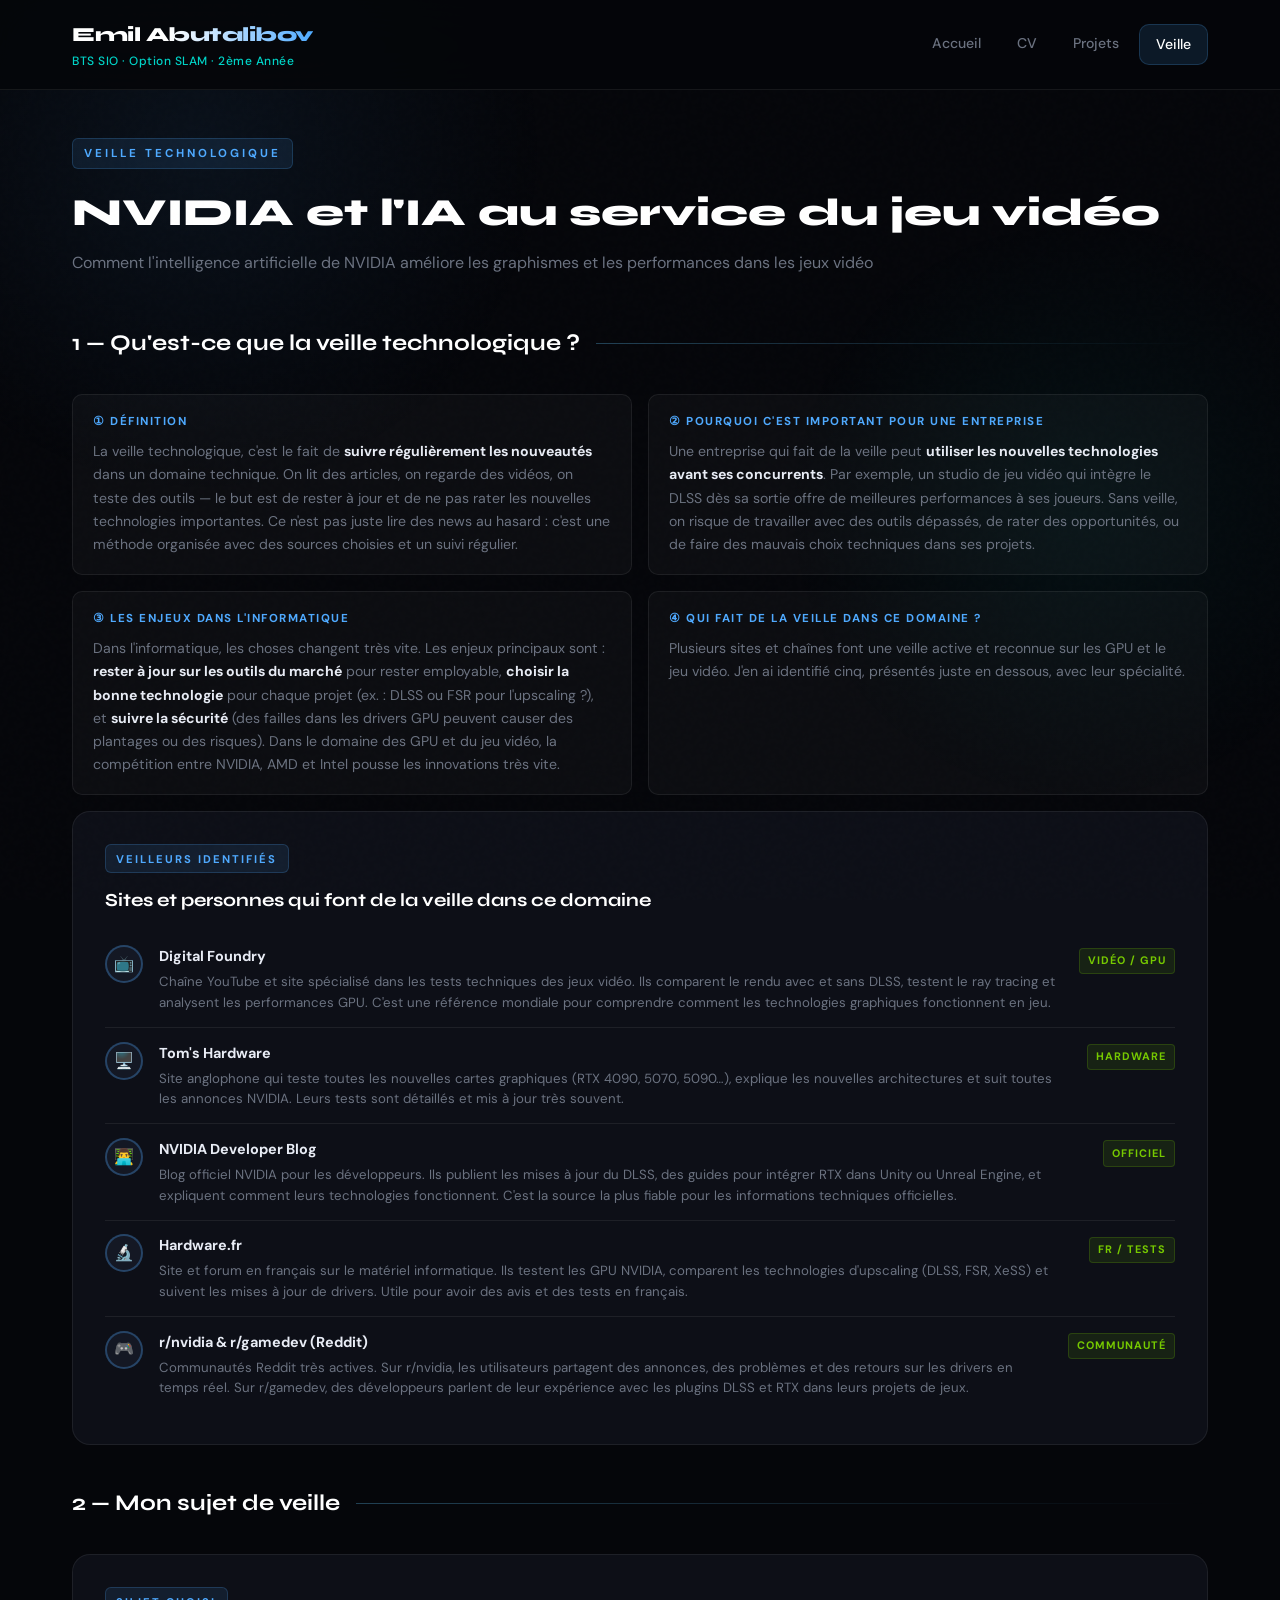
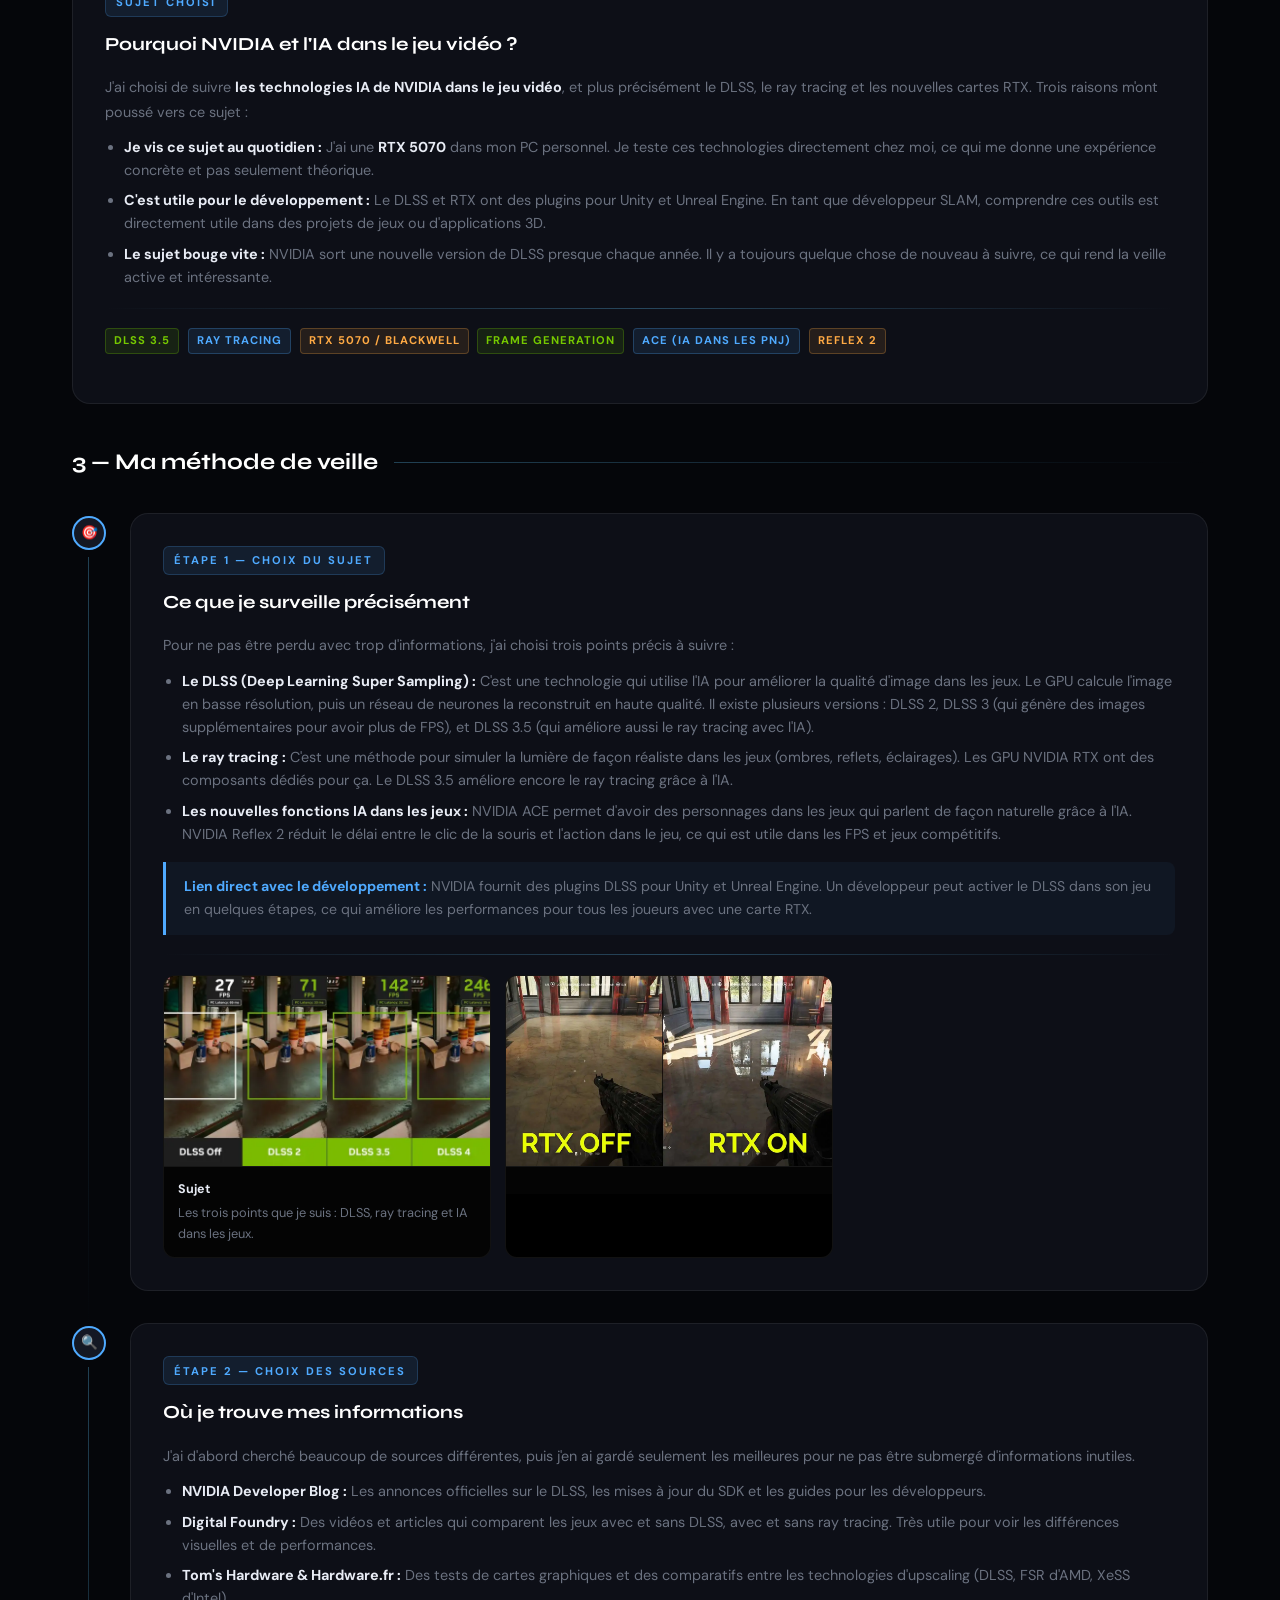
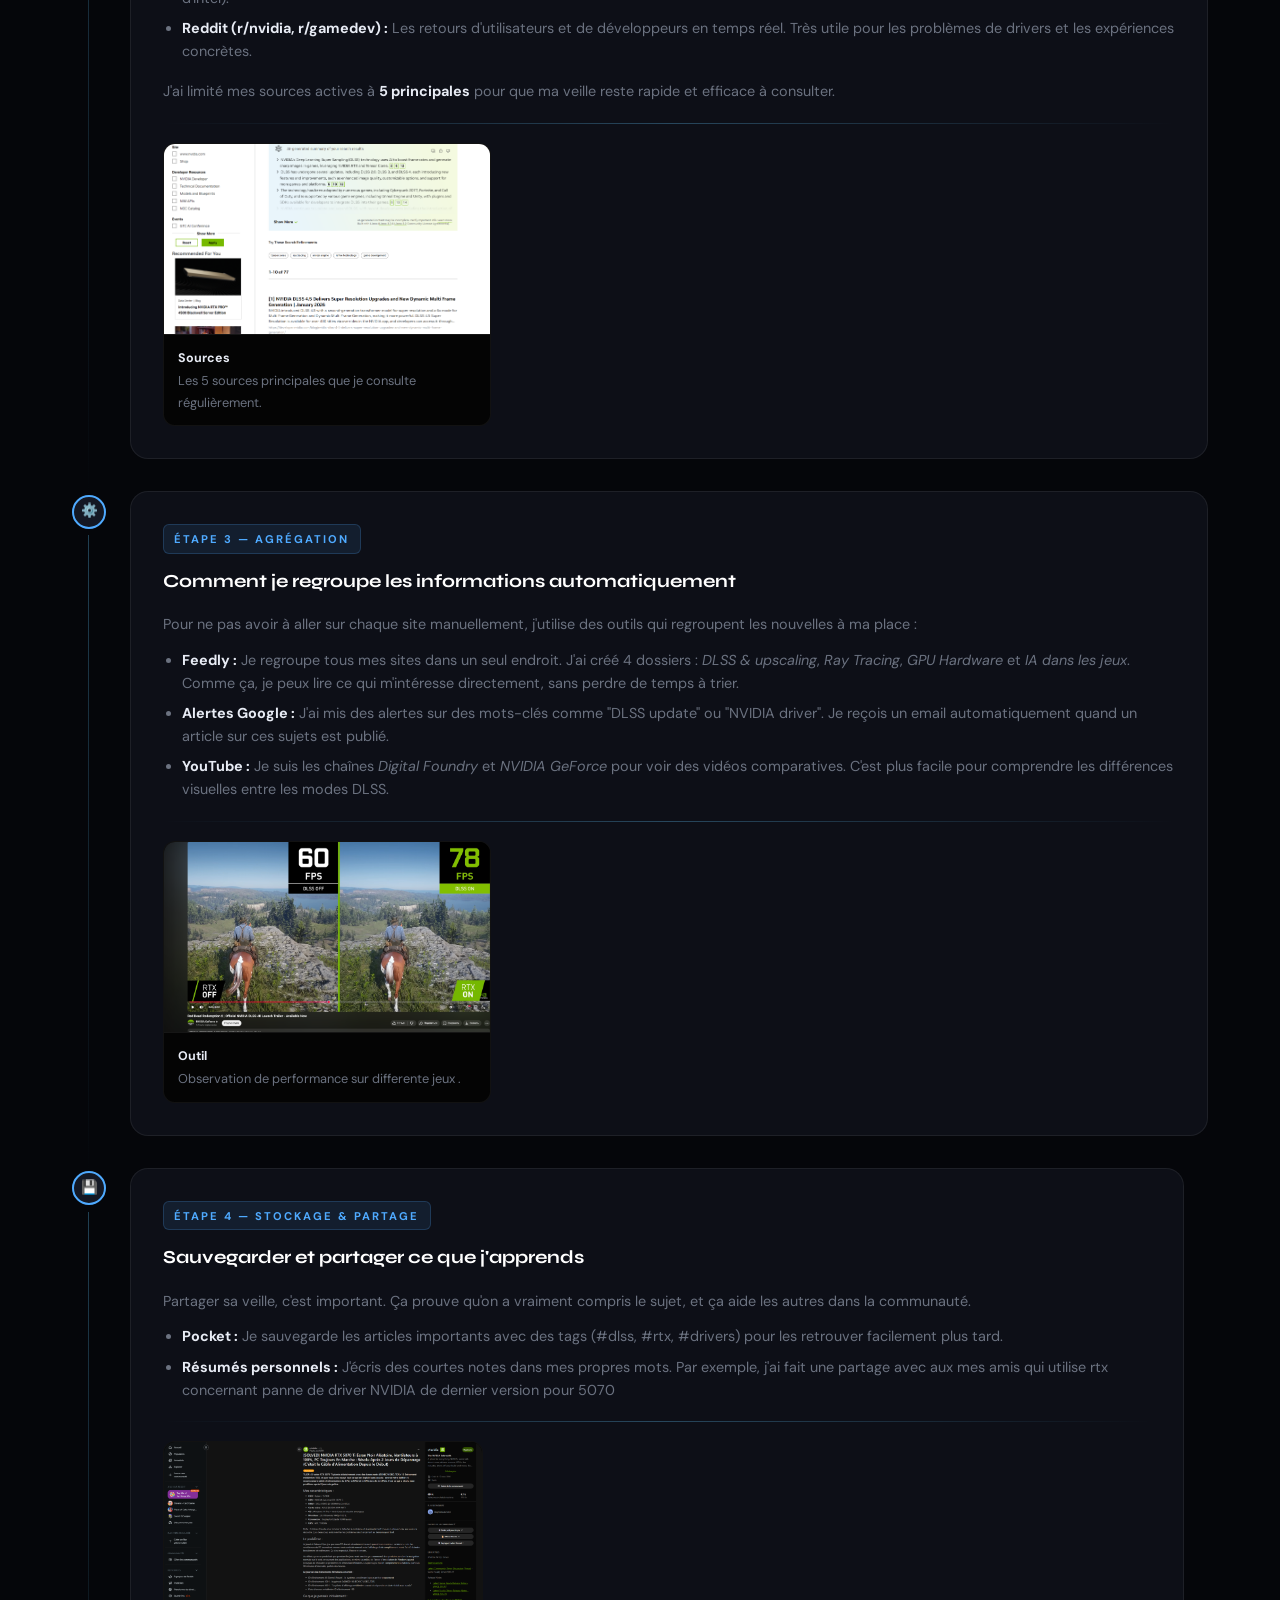
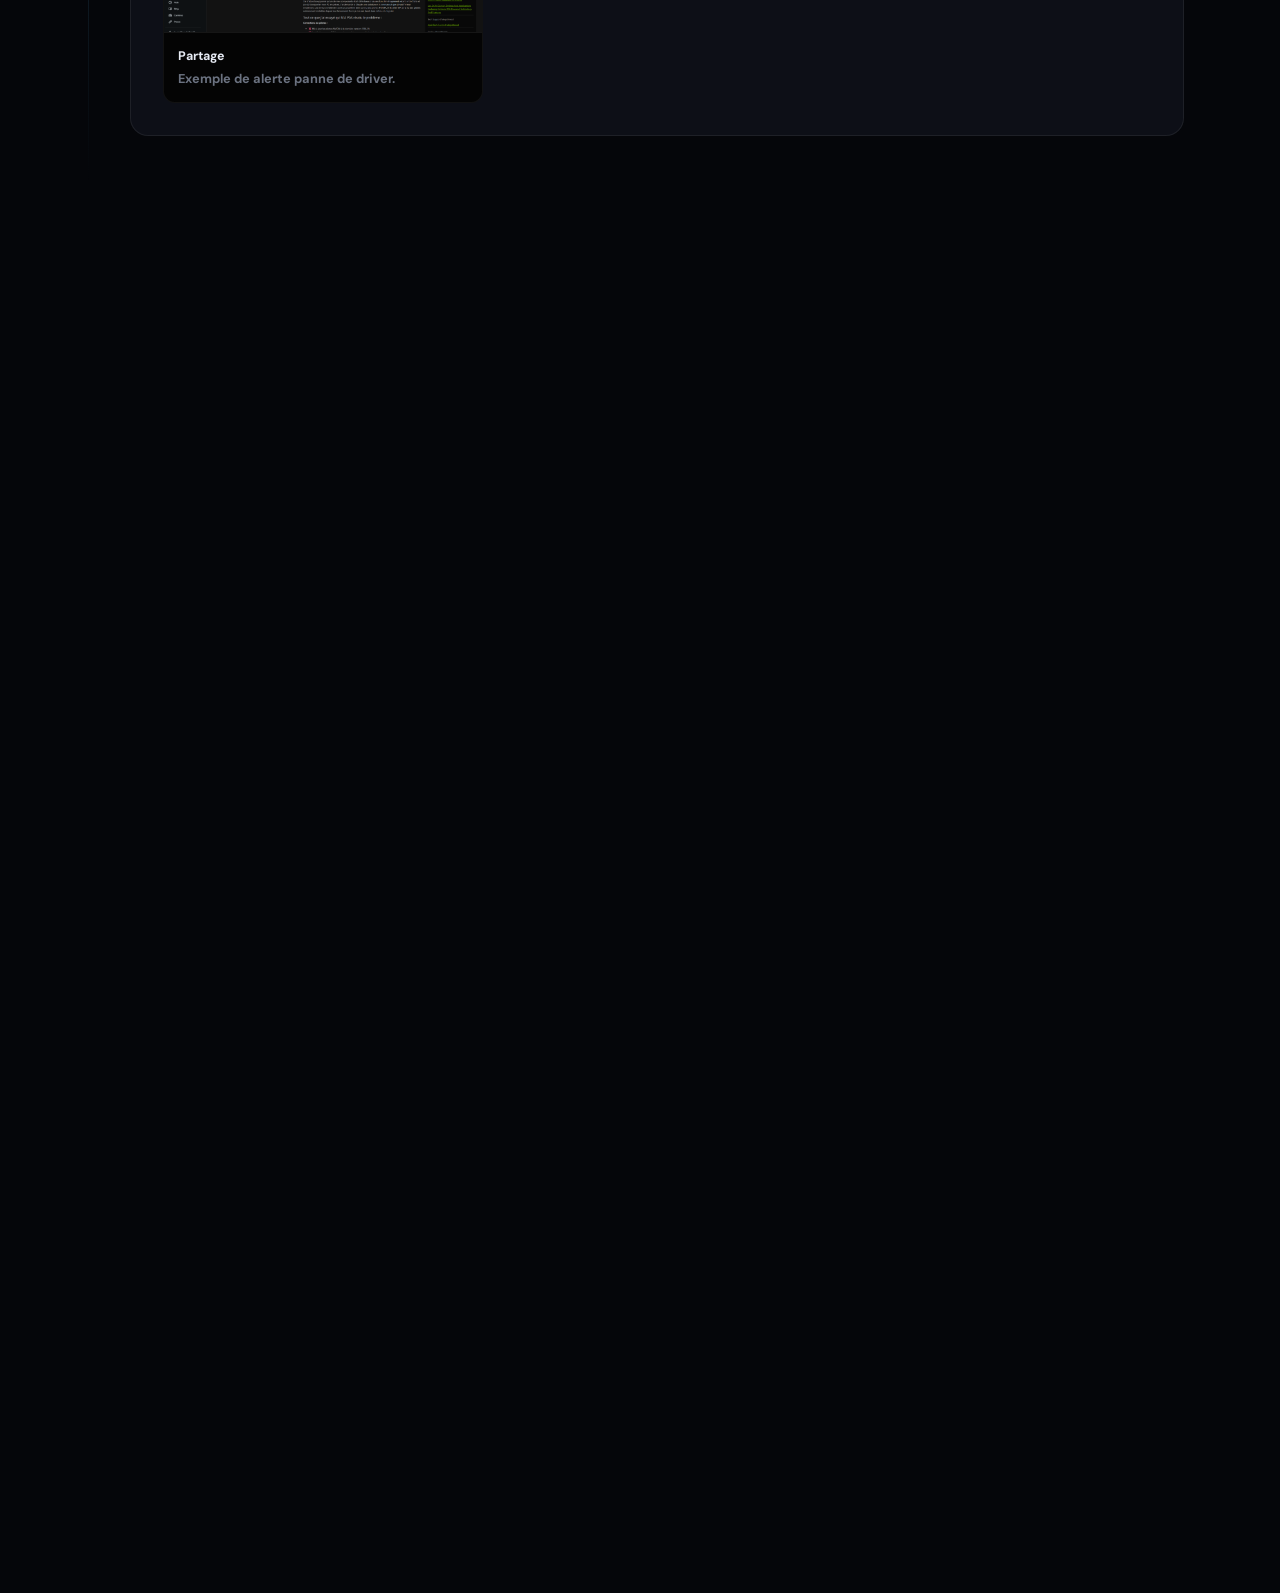
<file: veille.html>
<!DOCTYPE html>
<html lang="fr">
<head>
  <meta charset="UTF-8">
  <meta name="viewport" content="width=device-width, initial-scale=1.0">
  <title>Veille Technologique — Emil Abutalibov</title>
  <link rel="stylesheet" href="shared.css">
  <style>
    .veille-card {
      background: var(--surface);
      border: 1px solid var(--border);
      border-radius: var(--radius);
      padding: 2rem;
      margin-bottom: 1rem;
      transition: border-color 0.3s;
    }
    .veille-card:hover { border-color: rgba(79,170,255,0.2); }

    .veille-step {
      display: inline-flex;
      align-items: center;
      gap: 0.5rem;
      font-size: 0.7rem;
      font-weight: 700;
      letter-spacing: 2px;
      text-transform: uppercase;
      color: var(--blue);
      background: rgba(79,170,255,0.1);
      border: 1px solid rgba(79,170,255,0.2);
      border-radius: 6px;
      padding: 0.28rem 0.65rem;
      margin-bottom: 0.75rem;
    }

    .veille-card h3 {
      font-family: 'Syne', sans-serif;
      font-size: 1.15rem;
      font-weight: 700;
      color: #fff;
      margin-bottom: 1rem;
    }

    .veille-card p {
      font-size: 0.9rem;
      color: var(--muted);
      margin-bottom: 0.75rem;
      line-height: 1.7;
    }

    .veille-card ul { margin-left: 1.2rem; margin-bottom: 1rem; }

    .veille-card li {
      font-size: 0.9rem;
      color: var(--muted);
      margin-bottom: 0.45rem;
      line-height: 1.6;
    }

    .veille-card strong { color: var(--text); }

    .veille-divider {
      height: 1px;
      background: linear-gradient(90deg, transparent, var(--border-bright), transparent);
      margin: 1.2rem 0;
    }

    /* Timeline */
    .veille-timeline { display: flex; flex-direction: column; position: relative; }

    .veille-timeline-item { display: flex; gap: 1.5rem; position: relative; }

    .veille-timeline-item::before {
      content: '';
      position: absolute;
      left: 16px;
      top: 44px;
      bottom: -1rem;
      width: 1px;
      background: linear-gradient(to bottom, var(--border-bright), transparent);
    }

    .veille-timeline-item:last-child::before { display: none; }

    .timeline-dot {
      flex-shrink: 0;
      width: 34px;
      height: 34px;
      border-radius: 50%;
      background: var(--surface2);
      border: 2px solid var(--blue);
      display: flex;
      align-items: center;
      justify-content: center;
      font-size: 0.85rem;
      margin-top: 0.2rem;
      z-index: 1;
    }

    .timeline-content { flex: 1; padding-bottom: 2rem; }

    /* Tech badges */
    .tech-badge {
      display: inline-block;
      font-size: 0.7rem;
      font-weight: 700;
      letter-spacing: 1px;
      text-transform: uppercase;
      color: #76c900;
      background: rgba(118,201,0,0.1);
      border: 1px solid rgba(118,201,0,0.25);
      border-radius: 4px;
      padding: 0.15rem 0.5rem;
      margin-right: 0.3rem;
      margin-bottom: 0.3rem;
    }
    .tech-badge.blue { color: var(--blue); background: rgba(79,170,255,0.1); border-color: rgba(79,170,255,0.25); }
    .tech-badge.orange { color: #ffaa44; background: rgba(255,170,68,0.1); border-color: rgba(255,170,68,0.25); }

    /* Insight box */
    .veille-insight {
      background: rgba(79,170,255,0.05);
      border-left: 3px solid var(--blue);
      border-radius: 0 8px 8px 0;
      padding: 0.85rem 1.1rem;
      margin: 0.75rem 0;
      font-size: 0.88rem;
      color: var(--muted);
      line-height: 1.65;
    }
    .veille-insight strong { color: var(--blue); }

    /* Warning box */
    .veille-warning {
      background: rgba(255,170,68,0.05);
      border-left: 3px solid #ffaa44;
      border-radius: 0 8px 8px 0;
      padding: 0.85rem 1.1rem;
      margin: 0.75rem 0;
      font-size: 0.88rem;
      color: var(--muted);
      line-height: 1.65;
    }
    .veille-warning strong { color: #ffaa44; }

    /* Q&A grid */
    .qa-grid {
      display: grid;
      grid-template-columns: 1fr 1fr;
      gap: 1rem;
      margin-top: 1.25rem;
      margin-bottom: 1rem;
    }
    @media (max-width: 700px) { .qa-grid { grid-template-columns: 1fr; } }

    .qa-card {
      background: rgba(255,255,255,0.03);
      border: 1px solid var(--border);
      border-radius: 10px;
      padding: 1.1rem 1.25rem;
      transition: border-color 0.25s;
    }
    .qa-card:hover { border-color: rgba(79,170,255,0.25); }

    .qa-question {
      font-size: 0.72rem;
      font-weight: 700;
      letter-spacing: 1.5px;
      text-transform: uppercase;
      color: var(--blue);
      margin-bottom: 0.55rem;
    }

    .qa-answer {
      font-size: 0.88rem;
      color: var(--muted);
      line-height: 1.65;
    }
    .qa-answer strong { color: var(--text); }

    /* Veilleurs */
    .veilleur-row {
      display: flex;
      align-items: flex-start;
      gap: 1rem;
      padding: 0.85rem 0;
      border-bottom: 1px solid var(--border);
    }
    .veilleur-row:last-child { border-bottom: none; }

    .veilleur-avatar {
      flex-shrink: 0;
      width: 38px;
      height: 38px;
      border-radius: 50%;
      background: var(--surface2);
      border: 2px solid rgba(79,170,255,0.3);
      display: flex;
      align-items: center;
      justify-content: center;
      font-size: 1rem;
    }

    .veilleur-info { flex: 1; }
    .veilleur-name { font-size: 0.9rem; font-weight: 700; color: var(--text); margin-bottom: 0.2rem; }
    .veilleur-desc { font-size: 0.83rem; color: var(--muted); line-height: 1.55; }

    .veilleur-tag {
      flex-shrink: 0;
      font-size: 0.68rem;
      font-weight: 700;
      letter-spacing: 1px;
      text-transform: uppercase;
      color: #76c900;
      background: rgba(118,201,0,0.1);
      border: 1px solid rgba(118,201,0,0.2);
      border-radius: 4px;
      padding: 0.2rem 0.5rem;
      margin-top: 0.15rem;
    }
  </style>
</head>
<body>
<div class="ambient"></div>

<header>
  <div class="header-inner">
    <a href="index.html" class="header-brand">
      <span class="header-name">Emil Abutalibov</span>
      <span class="header-subtitle">BTS SIO · Option SLAM · 2ème Année</span>
    </a>
    <nav>
      <a href="index.html">Accueil</a>
      <a href="cv.html">CV</a>
      <a href="projets.html">Projets</a>
      <a href="veille.html" class="active">Veille</a>
    </nav>
  </div>
</header>

<div class="container">

  <!-- HERO -->
  <div class="page-hero fade-in">
    <span class="page-hero-tag">Veille Technologique</span>
    <h1>NVIDIA et l'IA au service du jeu vidéo</h1>
    <p>Comment l'intelligence artificielle de NVIDIA améliore les graphismes et les performances dans les jeux vidéo</p>
  </div>

  <!-- ═══ PARTIE 1 ═══ -->
  <div class="section-header fade-in">
    <h2>1 — Qu'est-ce que la veille technologique ?</h2>
    <div class="section-line"></div>
  </div>

  <div class="qa-grid fade-in">

    <div class="qa-card">
      <div class="qa-question">① Définition</div>
      <div class="qa-answer">
        La veille technologique, c'est le fait de <strong>suivre régulièrement les nouveautés</strong> dans un domaine technique. On lit des articles, on regarde des vidéos, on teste des outils — le but est de rester à jour et de ne pas rater les nouvelles technologies importantes. Ce n'est pas juste lire des news au hasard : c'est une méthode organisée avec des sources choisies et un suivi régulier.
      </div>
    </div>

    <div class="qa-card">
      <div class="qa-question">② Pourquoi c'est important pour une entreprise</div>
      <div class="qa-answer">
        Une entreprise qui fait de la veille peut <strong>utiliser les nouvelles technologies avant ses concurrents</strong>. Par exemple, un studio de jeu vidéo qui intègre le DLSS dès sa sortie offre de meilleures performances à ses joueurs. Sans veille, on risque de travailler avec des outils dépassés, de rater des opportunités, ou de faire des mauvais choix techniques dans ses projets.
      </div>
    </div>

    <div class="qa-card">
      <div class="qa-question">③ Les enjeux dans l'informatique</div>
      <div class="qa-answer">
        Dans l'informatique, les choses changent très vite. Les enjeux principaux sont : <strong>rester à jour sur les outils du marché</strong> pour rester employable, <strong>choisir la bonne technologie</strong> pour chaque projet (ex. : DLSS ou FSR pour l'upscaling ?), et <strong>suivre la sécurité</strong> (des failles dans les drivers GPU peuvent causer des plantages ou des risques). Dans le domaine des GPU et du jeu vidéo, la compétition entre NVIDIA, AMD et Intel pousse les innovations très vite.
      </div>
    </div>

    <div class="qa-card">
      <div class="qa-question">④ Qui fait de la veille dans ce domaine ?</div>
      <div class="qa-answer">
        Plusieurs sites et chaînes font une veille active et reconnue sur les GPU et le jeu vidéo. J'en ai identifié cinq, présentés juste en dessous, avec leur spécialité.
      </div>
    </div>

  </div>

  <!-- Veilleurs -->
  <div class="veille-card fade-in">
    <span class="veille-step">Veilleurs identifiés</span>
    <h3>Sites et personnes qui font de la veille dans ce domaine</h3>

    <div class="veilleur-row">
      <div class="veilleur-avatar">📺</div>
      <div class="veilleur-info">
        <div class="veilleur-name">Digital Foundry</div>
        <div class="veilleur-desc">Chaîne YouTube et site spécialisé dans les tests techniques des jeux vidéo. Ils comparent le rendu avec et sans DLSS, testent le ray tracing et analysent les performances GPU. C'est une référence mondiale pour comprendre comment les technologies graphiques fonctionnent en jeu.</div>
      </div>
      <div class="veilleur-tag">Vidéo / GPU</div>
    </div>

    <div class="veilleur-row">
      <div class="veilleur-avatar">🖥️</div>
      <div class="veilleur-info">
        <div class="veilleur-name">Tom's Hardware</div>
        <div class="veilleur-desc">Site anglophone qui teste toutes les nouvelles cartes graphiques (RTX 4090, 5070, 5090…), explique les nouvelles architectures et suit toutes les annonces NVIDIA. Leurs tests sont détaillés et mis à jour très souvent.</div>
      </div>
      <div class="veilleur-tag">Hardware</div>
    </div>

    <div class="veilleur-row">
      <div class="veilleur-avatar">👨‍💻</div>
      <div class="veilleur-info">
        <div class="veilleur-name">NVIDIA Developer Blog</div>
        <div class="veilleur-desc">Blog officiel NVIDIA pour les développeurs. Ils publient les mises à jour du DLSS, des guides pour intégrer RTX dans Unity ou Unreal Engine, et expliquent comment leurs technologies fonctionnent. C'est la source la plus fiable pour les informations techniques officielles.</div>
      </div>
      <div class="veilleur-tag">Officiel</div>
    </div>

    <div class="veilleur-row">
      <div class="veilleur-avatar">🔬</div>
      <div class="veilleur-info">
        <div class="veilleur-name">Hardware.fr</div>
        <div class="veilleur-desc">Site et forum en français sur le matériel informatique. Ils testent les GPU NVIDIA, comparent les technologies d'upscaling (DLSS, FSR, XeSS) et suivent les mises à jour de drivers. Utile pour avoir des avis et des tests en français.</div>
      </div>
      <div class="veilleur-tag">FR / Tests</div>
    </div>

    <div class="veilleur-row">
      <div class="veilleur-avatar">🎮</div>
      <div class="veilleur-info">
        <div class="veilleur-name">r/nvidia &amp; r/gamedev (Reddit)</div>
        <div class="veilleur-desc">Communautés Reddit très actives. Sur r/nvidia, les utilisateurs partagent des annonces, des problèmes et des retours sur les drivers en temps réel. Sur r/gamedev, des développeurs parlent de leur expérience avec les plugins DLSS et RTX dans leurs projets de jeux.</div>
      </div>
      <div class="veilleur-tag">Communauté</div>
    </div>

  </div>

  <!-- ═══ PARTIE 2 — Sujet ═══ -->
  <div class="section-header fade-in" style="margin-top: 2.5rem;">
    <h2>2 — Mon sujet de veille</h2>
    <div class="section-line"></div>
  </div>

  <div class="veille-card fade-in">
    <span class="veille-step">Sujet choisi</span>
    <h3>Pourquoi NVIDIA et l'IA dans le jeu vidéo ?</h3>
    <p>
      J'ai choisi de suivre <strong>les technologies IA de NVIDIA dans le jeu vidéo</strong>, et plus précisément le DLSS, le ray tracing et les nouvelles cartes RTX. Trois raisons m'ont poussé vers ce sujet :
    </p>
    <ul>
      <li><strong>Je vis ce sujet au quotidien :</strong> J'ai une <strong>RTX 5070</strong> dans mon PC personnel. Je teste ces technologies directement chez moi, ce qui me donne une expérience concrète et pas seulement théorique.</li>
      <li><strong>C'est utile pour le développement :</strong> Le DLSS et RTX ont des plugins pour Unity et Unreal Engine. En tant que développeur SLAM, comprendre ces outils est directement utile dans des projets de jeux ou d'applications 3D.</li>
      <li><strong>Le sujet bouge vite :</strong> NVIDIA sort une nouvelle version de DLSS presque chaque année. Il y a toujours quelque chose de nouveau à suivre, ce qui rend la veille active et intéressante.</li>
    </ul>
    <div class="veille-divider"></div>
    <p style="font-size:0.85rem; color: var(--muted);">
      <span class="tech-badge">DLSS 3.5</span>
      <span class="tech-badge blue">Ray Tracing</span>
      <span class="tech-badge orange">RTX 5070 / Blackwell</span>
      <span class="tech-badge">Frame Generation</span>
      <span class="tech-badge blue">ACE (IA dans les PNJ)</span>
      <span class="tech-badge orange">Reflex 2</span>
    </p>
  </div>

  <!-- ═══ PARTIE 3 — Méthodologie ═══ -->
  <div class="section-header fade-in" style="margin-top: 2.5rem;">
    <h2>3 — Ma méthode de veille</h2>
    <div class="section-line"></div>
  </div>

  <div class="veille-timeline">

    <!-- ÉTAPE 1 -->
    <div class="veille-timeline-item fade-in">
      <div class="timeline-dot">🎯</div>
      <div class="timeline-content">
        <div class="veille-card" style="margin-bottom: 0;">
          <span class="veille-step">Étape 1 — Choix du sujet</span>
          <h3>Ce que je surveille précisément</h3>
          <p>Pour ne pas être perdu avec trop d'informations, j'ai choisi trois points précis à suivre :</p>
          <ul>
            <li>
              <strong>Le DLSS (Deep Learning Super Sampling) :</strong> C'est une technologie qui utilise l'IA pour améliorer la qualité d'image dans les jeux. Le GPU calcule l'image en basse résolution, puis un réseau de neurones la reconstruit en haute qualité. Il existe plusieurs versions : DLSS 2, DLSS 3 (qui génère des images supplémentaires pour avoir plus de FPS), et DLSS 3.5 (qui améliore aussi le ray tracing avec l'IA).
            </li>
            <li>
              <strong>Le ray tracing :</strong> C'est une méthode pour simuler la lumière de façon réaliste dans les jeux (ombres, reflets, éclairages). Les GPU NVIDIA RTX ont des composants dédiés pour ça. Le DLSS 3.5 améliore encore le ray tracing grâce à l'IA.
            </li>
            <li>
              <strong>Les nouvelles fonctions IA dans les jeux :</strong> NVIDIA ACE permet d'avoir des personnages dans les jeux qui parlent de façon naturelle grâce à l'IA. NVIDIA Reflex 2 réduit le délai entre le clic de la souris et l'action dans le jeu, ce qui est utile dans les FPS et jeux compétitifs.
            </li>
          </ul>
          <div class="veille-insight">
            <strong>Lien direct avec le développement :</strong> NVIDIA fournit des plugins DLSS pour Unity et Unreal Engine. Un développeur peut activer le DLSS dans son jeu en quelques étapes, ce qui améliore les performances pour tous les joueurs avec une carte RTX.
          </div>
          <div class="veille-divider"></div>
          <div class="proof-grid">
            <div class="proof-card">
              <img src="images/axes_dlss_rtx.webp" alt="Axes de veille DLSS et RTX" onclick="openModal(this)">
              <div class="proof-caption"><strong>Sujet</strong> Les trois points que je suis : DLSS, ray tracing et IA dans les jeux.</div>
            </div>
            <div class="proof-card">
              <img src="images/RTX-ray-tracing-on-off.webp" alt="Axes de veille DLSS et RTX" onclick="openModal(this)">
              <div class="proof-caption"><strong></strong></div>
            </div>
          </div>
        </div>
      </div>
    </div>

    <!-- ÉTAPE 2 -->
    <div class="veille-timeline-item fade-in">
      <div class="timeline-dot">🔍</div>
      <div class="timeline-content">
        <div class="veille-card" style="margin-bottom: 0;">
          <span class="veille-step">Étape 2 — Choix des sources</span>
          <h3>Où je trouve mes informations</h3>
          <p>
            J'ai d'abord cherché beaucoup de sources différentes, puis j'en ai gardé seulement les meilleures pour ne pas être submergé d'informations inutiles.
          </p>
          <ul>
            <li><strong>NVIDIA Developer Blog :</strong> Les annonces officielles sur le DLSS, les mises à jour du SDK et les guides pour les développeurs.</li>
            <li><strong>Digital Foundry :</strong> Des vidéos et articles qui comparent les jeux avec et sans DLSS, avec et sans ray tracing. Très utile pour voir les différences visuelles et de performances.</li>
            <li><strong>Tom's Hardware &amp; Hardware.fr :</strong> Des tests de cartes graphiques et des comparatifs entre les technologies d'upscaling (DLSS, FSR d'AMD, XeSS d'Intel).</li>
            <li><strong>Reddit (r/nvidia, r/gamedev) :</strong> Les retours d'utilisateurs et de développeurs en temps réel. Très utile pour les problèmes de drivers et les expériences concrètes.</li>
          </ul>
          <p>
            J'ai limité mes sources actives à <strong>5 principales</strong> pour que ma veille reste rapide et efficace à consulter.
          </p>
          <div class="veille-divider"></div>
          <div class="proof-grid">
            <div class="proof-card">
              <img src="images/sources_nvidia_gaming.png" alt="Sources de veille" onclick="openModal(this)">
              <div class="proof-caption"><strong>Sources</strong> Les 5 sources principales que je consulte régulièrement.</div>
            </div>
          </div>
        </div>
      </div>
    </div>

    <!-- ÉTAPE 3 -->
    <div class="veille-timeline-item fade-in">
      <div class="timeline-dot">⚙️</div>
      <div class="timeline-content">
        <div class="veille-card" style="margin-bottom: 0;">
          <span class="veille-step">Étape 3 — Agrégation</span>
          <h3>Comment je regroupe les informations automatiquement</h3>
          <p>Pour ne pas avoir à aller sur chaque site manuellement, j'utilise des outils qui regroupent les nouvelles à ma place :</p>
          <ul>
            <li>
              <strong>Feedly :</strong> Je regroupe tous mes sites dans un seul endroit. J'ai créé 4 dossiers : <em>DLSS &amp; upscaling</em>, <em>Ray Tracing</em>, <em>GPU Hardware</em> et <em>IA dans les jeux</em>. Comme ça, je peux lire ce qui m'intéresse directement, sans perdre de temps à trier.
            </li>
            <li>
              <strong>Alertes Google :</strong> J'ai mis des alertes sur des mots-clés comme "DLSS update" ou "NVIDIA driver". Je reçois un email automatiquement quand un article sur ces sujets est publié.
            </li>
            <li>
              <strong>YouTube :</strong> Je suis les chaînes <em>Digital Foundry</em> et <em>NVIDIA GeForce</em> pour voir des vidéos comparatives. C'est plus facile pour comprendre les différences visuelles entre les modes DLSS.
            </li>
          </ul>
          <div class="veille-divider"></div>
          <div class="proof-grid">
            <div class="proof-card">
              <img src="images/feedly_nvidia_gaming.png" alt="Youtube NVIDIA DLSS" onclick="openModal(this)">
              <div class="proof-caption"><strong>Outil</strong> Observation de performance sur differente jeux .</div>
            </div>
          </div>
        </div>
      </div>
    </div>

    <!-- ÉTAPE 4 -->
    <div class="veille-timeline-item fade-in">
      <div class="timeline-dot">💾</div>
      <div class="timeline-content">
        <div class="veille-card" style="margin-bottom: 0;">
          <span class="veille-step">Étape 4 — Stockage &amp; Partage</span>
          <h3>Sauvegarder et partager ce que j'apprends</h3>
          <p>
            Partager sa veille, c'est important. Ça prouve qu'on a vraiment compris le sujet, et ça aide les autres dans la communauté.
          </p>
          <ul>
            <li>
              <strong>Pocket :</strong> Je sauvegarde les articles importants avec des tags (#dlss, #rtx, #drivers) pour les retrouver facilement plus tard.
            </li>
            <li>
              <strong>Résumés personnels :</strong> J'écris des courtes notes dans mes propres mots. Par exemple, j'ai fait une partage avec aux mes amis qui utilise rtx concernant panne de driver NVIDIA de dernier version pour 5070<strong>
            </li>
          </ul>
          <div class="veille-divider"></div>
          <div class="proof-grid">
            <div class="proof-card">
              <img src="images/partage_dlss_synthese.png" alt="Synthèse partagée" onclick="openModal(this)">
              <div class="proof-caption"><strong>Partage</strong> Exemple de alerte panne de driver.</div>
            </div>
          </div>
        </div>
      </div>
    </div>

    <!-- ÉTAPE 5 -->
    <div class="veille-timeline-item fade-in">
      <div class="timeline-dot">🚀</div>
      <div class="timeline-content">
        <div class="veille-card" style="margin-bottom: 0;">
          <span class="veille-step">Étape 5 — Mise en pratique</span>
          <h3>Tester par moi-même</h3>
          <p>
            Ce que j'apprends dans ma veille, je le teste directement. J'ai une <strong>RTX 5070</strong> dans mon PC personnel, ce qui me permet de tester toutes ces technologies chez moi.
          </p>
          <ul>
            <li>
              <strong>Tests DLSS dans des jeux :</strong> J'ai comparé les modes DLSS (désactivé, Quality, Performance, Frame Generation) dans plusieurs jeux pour voir la différence de FPS et de qualité visuelle. Cela confirme ce que je lis dans les articles et me donne une expérience directe.
            </li>
            <li>
              <strong>Plugin DLSS dans Unity :</strong> J'ai testé le plugin DLSS officiel pour Unity (disponible sur l'Asset Store). En quelques réglages, on peut activer le DLSS dans un projet Unity et voir les FPS augmenter sur les cartes RTX.
            </li>
            <li>
              <strong>Ray tracing dans Unreal Engine 5 :</strong> J'ai activé les options ray tracing dans UE5 pour comprendre leur impact sur les performances — et faire le lien avec ce que j'avais lu sur les RT Cores des cartes NVIDIA.
            </li>
          </ul>

          <div class="veille-warning">
            <strong>⚠️ Inconvénient découvert durant ma veille :</strong> Les derniers drivers NVIDIA ne sont pas toujours stables. Avec ma RTX 5070, le dernier driver disponible causait des <strong>kernel crashes</strong> (plantages complets du système, écran bleu). En cherchant sur r/nvidia et les forums Hardware.fr, j'ai trouvé que d'autres utilisateurs avaient le même problème. La solution : <strong>revenir à une version précédente des drivers</strong>, ce qui a rendu mon PC stable. Cela montre qu'une bonne veille inclut aussi le suivi des problèmes et des solutions — pas seulement les nouveautés positives.
          </div>

          <div class="veille-divider"></div>
          <div class="proof-grid">
            <div class="proof-card">
              <img src="images/dlss_unity_test.png" alt="Test DLSS" onclick="openModal(this)">
              <div class="proof-caption"><strong>Pratique</strong> Test du plugin DLSS dans un jeux avec ma RTX 5070.</div>
            </div>
            <div class="proof-card">
              <img src="images/dlss_unity_test2.png" alt="Test DLSS" onclick="openModal(this)">
              <div class="proof-caption"><strong>Pratique</strong> Test du plugin DLSS dans un jeux avec ma RTX 5070.</div>
            </div>
          </div>
        </div>
      </div>
    </div>

  </div>

  <!-- CONCLUSION -->
  <div class="section-header fade-in" style="margin-top: 2.5rem;">
    <h2>Conclusion</h2>
    <div class="section-line"></div>
  </div>

  <div class="veille-card fade-in">
    <span class="veille-step">Bilan</span>
    <h3>Ce que cette veille m'a apporté</h3>
    <p>
      Grâce à cette veille, j'ai appris que NVIDIA ne fait plus seulement des cartes graphiques : ils développent aussi des <strong>outils logiciels</strong> (DLSS SDK, plugins Unity/Unreal) que tout développeur peut utiliser dans ses projets.
    </p>
    <p>
      La chose la plus intéressante que j'ai apprise : le GPU ne calcule plus forcément chaque pixel. Avec le DLSS, <strong>l'IA reconstruit l'image</strong> à partir d'une version moins détaillée — le résultat est proche du rendu natif, mais bien plus rapide. C'est un vrai changement dans la façon de développer des jeux.
    </p>
    <p>
      Avoir une RTX 5070 m'a aussi montré la réalité du terrain : les nouvelles technologies peuvent avoir des bugs (comme les crashes kernel avec les derniers drivers). La veille m'a aidé à trouver la solution rapidement grâce à la communauté. Cela m'a appris qu'une bonne veille, c'est aussi savoir où chercher quand quelque chose ne fonctionne pas.
    </p>
  </div>

</div>

<div id="modal" class="modal" onclick="closeModal()">
  <img class="modal-img" id="modalImg">
  <button class="modal-close" onclick="event.stopPropagation();closeModal()">✕</button>
</div>

<button class="scroll-top" id="scrollTop" onclick="window.scrollTo({top:0,behavior:'smooth'})">↑</button>

<script>
  function openModal(img) {
    document.getElementById('modal').style.display = 'block';
    document.getElementById('modalImg').src = img.src;
    document.body.style.overflow = 'hidden';
  }
  function closeModal() {
    document.getElementById('modal').style.display = 'none';
    document.body.style.overflow = '';
  }
  document.addEventListener('keydown', e => { if (e.key === 'Escape') closeModal(); });
  window.addEventListener('scroll', () => {
    document.getElementById('scrollTop').classList.toggle('show', window.scrollY > 400);
  });
  document.querySelectorAll('.fade-in').forEach((el, i) => {
    const obs = new IntersectionObserver(entries => {
      entries.forEach(e => {
        if (e.isIntersecting) {
          setTimeout(() => e.target.classList.add('visible'), i * 60);
          obs.unobserve(e.target);
        }
      });
    }, { threshold: 0.06 });
    obs.observe(el);
  });
</script>
</body>
</html>
</file>
<file: shared.css>
@import url('https://fonts.googleapis.com/css2?family=Syne:wght@400;600;700;800&family=DM+Sans:wght@300;400;500&display=swap');

:root {
  --bg: #05060a;
  --surface: #0d0f17;
  --surface2: #141824;
  --border: rgba(255,255,255,0.07);
  --border-bright: rgba(99,200,255,0.3);
  --blue: #4faaff;
  --cyan: #00d4c8;
  --gold: #f5c842;
  --text: #e8ecf5;
  --muted: #6b7280;
  --radius: 18px;
}

*, *::before, *::after { margin: 0; padding: 0; box-sizing: border-box; }
html { scroll-behavior: smooth; }

body {
  font-family: 'DM Sans', sans-serif;
  background: var(--bg);
  color: var(--text);
  line-height: 1.65;
  overflow-x: hidden;
  min-height: 100vh;
}

body::before {
  content: '';
  position: fixed;
  inset: 0;
  background-image: url("data:image/svg+xml,%3Csvg viewBox='0 0 200 200' xmlns='http://www.w3.org/2000/svg'%3E%3Cfilter id='n'%3E%3CfeTurbulence type='fractalNoise' baseFrequency='0.85' numOctaves='4' stitchTiles='stitch'/%3E%3C/filter%3E%3Crect width='100%25' height='100%25' filter='url(%23n)' opacity='0.03'/%3E%3C/svg%3E");
  pointer-events: none;
  z-index: 0;
  opacity: 0.4;
}

.ambient {
  position: fixed;
  inset: 0;
  z-index: -1;
  overflow: hidden;
  pointer-events: none;
}
.ambient::before {
  content: '';
  position: absolute;
  width: 700px; height: 700px;
  background: radial-gradient(circle, rgba(79,170,255,0.07) 0%, transparent 70%);
  top: -200px; left: -150px;
  animation: drift1 25s ease-in-out infinite alternate;
}
.ambient::after {
  content: '';
  position: absolute;
  width: 600px; height: 600px;
  background: radial-gradient(circle, rgba(0,212,200,0.05) 0%, transparent 70%);
  bottom: 10%; right: -100px;
  animation: drift2 30s ease-in-out infinite alternate;
}
@keyframes drift1 { to { transform: translate(80px, 120px); } }
@keyframes drift2 { to { transform: translate(-80px, -100px); } }

/* ── HEADER ── */
header {
  position: sticky;
  top: 0;
  z-index: 1000;
  background: rgba(5,6,10,0.88);
  backdrop-filter: blur(24px);
  -webkit-backdrop-filter: blur(24px);
  border-bottom: 1px solid var(--border);
}

.header-inner {
  max-width: 1200px;
  margin: 0 auto;
  padding: 1.1rem 2rem;
  display: flex;
  align-items: center;
  justify-content: space-between;
  gap: 2rem;
}

.header-brand {
  display: flex;
  flex-direction: column;
  text-decoration: none;
}
.header-name {
  font-family: 'Syne', sans-serif;
  font-weight: 800;
  font-size: 1.25rem;
  letter-spacing: -0.5px;
  background: linear-gradient(90deg, #fff 40%, var(--blue));
  -webkit-background-clip: text;
  background-clip: text;
  -webkit-text-fill-color: transparent;
}
.header-subtitle {
  font-size: 0.75rem;
  color: var(--cyan);
  font-weight: 500;
  letter-spacing: 0.5px;
  margin-top: 1px;
}

nav {
  display: flex;
  gap: 0.25rem;
}
nav a {
  color: var(--muted);
  text-decoration: none;
  font-size: 0.88rem;
  font-weight: 500;
  padding: 0.5rem 1rem;
  border-radius: 10px;
  transition: all 0.25s;
}
nav a:hover { color: #fff; background: rgba(255,255,255,0.06); }
nav a.active { color: #fff; background: rgba(79,170,255,0.12); border: 1px solid rgba(79,170,255,0.2); }

/* ── CONTAINER ── */
.container {
  max-width: 1200px;
  margin: 0 auto;
  padding: 3rem 2rem 5rem;
}

/* ── PAGE TITLE ── */
.page-hero {
  margin-bottom: 3rem;
}
.page-hero-tag {
  font-size: 0.72rem;
  font-weight: 700;
  letter-spacing: 3px;
  text-transform: uppercase;
  color: var(--blue);
  background: rgba(79,170,255,0.1);
  border: 1px solid rgba(79,170,255,0.2);
  border-radius: 6px;
  padding: 0.3rem 0.7rem;
  display: inline-block;
  margin-bottom: 0.75rem;
}
.page-hero h1 {
  font-family: 'Syne', sans-serif;
  font-size: 2.4rem;
  font-weight: 800;
  color: #fff;
  margin-bottom: 0.4rem;
}
.page-hero p {
  color: var(--muted);
  font-size: 1rem;
}

/* ── SECTION HEADER ── */
.section-header {
  display: flex;
  align-items: center;
  gap: 1rem;
  margin-bottom: 2rem;
}
.section-header h2 {
  font-family: 'Syne', sans-serif;
  font-size: 1.4rem;
  font-weight: 700;
  color: #fff;
  white-space: nowrap;
}
.section-line {
  flex: 1;
  height: 1px;
  background: linear-gradient(90deg, var(--border-bright), transparent);
}

/* ── CARDS ── */
.card {
  background: var(--surface);
  border: 1px solid var(--border);
  border-radius: var(--radius);
  padding: 2rem;
  margin-bottom: 1rem;
  transition: border-color 0.3s;
}
.card:hover { border-color: rgba(79,170,255,0.2); }

/* ── PANEL TITLE ── */
.panel-title {
  font-family: 'Syne', sans-serif;
  font-size: 0.72rem;
  letter-spacing: 3px;
  text-transform: uppercase;
  color: var(--cyan);
  margin-bottom: 1.2rem;
  padding-bottom: 0.6rem;
  border-bottom: 1px solid var(--border);
}

/* ── ACCORDION ── */
.ap-card {
  background: var(--surface);
  border: 1px solid var(--border);
  border-radius: var(--radius);
  margin-bottom: 0.75rem;
  overflow: hidden;
  transition: border-color 0.3s;
}
.ap-card:hover { border-color: rgba(79,170,255,0.2); }
.ap-card.open { border-color: rgba(79,170,255,0.35); }

.ap-header {
  display: flex;
  align-items: center;
  justify-content: space-between;
  padding: 1.4rem 1.75rem;
  cursor: pointer;
  gap: 1rem;
  user-select: none;
}
.ap-header-left {
  display: flex;
  align-items: center;
  gap: 0.9rem;
}
.ap-number {
  font-family: 'Syne', sans-serif;
  font-size: 0.68rem;
  font-weight: 700;
  letter-spacing: 1.5px;
  color: var(--blue);
  background: rgba(79,170,255,0.1);
  border: 1px solid rgba(79,170,255,0.2);
  border-radius: 8px;
  padding: 0.28rem 0.6rem;
  white-space: nowrap;
}
.ap-number.stage {
  color: var(--cyan);
  background: rgba(0,212,200,0.1);
  border-color: rgba(0,212,200,0.3);
}
.ap-title {
  font-family: 'Syne', sans-serif;
  font-size: 1rem;
  font-weight: 700;
  color: #fff;
}
.ap-toggle {
  width: 26px; height: 26px;
  border-radius: 8px;
  border: 1px solid var(--border);
  display: flex;
  align-items: center;
  justify-content: center;
  color: var(--muted);
  transition: all 0.3s;
  flex-shrink: 0;
  font-size: 1.1rem;
}
.ap-card.open .ap-toggle { transform: rotate(45deg); border-color: var(--blue); color: var(--blue); }

.ap-body { max-height: 0; overflow: hidden; transition: max-height 0.55s cubic-bezier(0.4,0,0.2,1); }
.ap-card.open .ap-body { max-height: 40000px; }
.ap-body-inner { padding: 0 1.75rem 1.75rem; }

/* ── RESUME BOX ── */
.resume-box {
  background: var(--surface2);
  border-left: 3px solid var(--blue);
  border-radius: 0 12px 12px 0;
  padding: 1.2rem 1.4rem;
  margin-bottom: 1.5rem;
  font-size: 0.88rem;
  line-height: 1.7;
}
.resume-box p { margin-bottom: 0.5rem; color: var(--muted); }
.resume-box p:last-child { margin-bottom: 0; }
.resume-box strong { color: var(--text); }
.resume-box ul { margin-left: 1.2rem; }
.resume-box li { margin-bottom: 0.3rem; color: var(--muted); }

/* ── COMP BLOCK ── */
.comp-block { margin-bottom: 1.75rem; }
.comp-label {
  display: inline-flex;
  align-items: center;
  gap: 0.5rem;
  font-size: 0.71rem;
  font-weight: 700;
  letter-spacing: 2px;
  text-transform: uppercase;
  color: var(--cyan);
  margin-bottom: 0.35rem;
}
.comp-label::before { content: ''; width: 18px; height: 2px; background: var(--cyan); display: block; }
.comp-desc-text { font-size: 0.87rem; color: var(--muted); margin-bottom: 0.9rem; }

/* ── PROOF GRID ── */
.proof-grid {
  display: grid;
  grid-template-columns: repeat(auto-fill, minmax(260px, 1fr));
  gap: 0.85rem;
}
.proof-card {
  background: #000;
  border: 1px solid var(--border);
  border-radius: 12px;
  overflow: hidden;
  transition: border-color 0.3s, transform 0.3s;
}
.proof-card:hover { border-color: var(--cyan); transform: translateY(-3px); }
.proof-card img { width: 100%; height: 190px; object-fit: cover; cursor: pointer; display: block; }
.proof-caption { padding: 0.8rem 0.9rem; font-size: 0.8rem; color: var(--muted); border-top: 1px solid var(--border); background: rgba(255,255,255,0.015); }
.proof-caption strong { display: block; color: var(--cyan); margin-bottom: 2px; font-size: 0.78rem; }

/* ── GITLAB BTN ── */
.btn-git {
  display: inline-flex;
  align-items: center;
  gap: 0.5rem;
  background: rgba(79,170,255,0.1);
  color: var(--blue) !important;
  border: 1px solid rgba(79,170,255,0.25);
  padding: 0.6rem 1.3rem;
  border-radius: 10px;
  text-decoration: none;
  font-weight: 600;
  font-size: 0.83rem;
  margin-bottom: 1.5rem;
  transition: all 0.25s;
}
.btn-git:hover { background: rgba(79,170,255,0.2); border-color: var(--blue); }
.btn-git::before { content: '⎎'; font-size: 0.88rem; }

/* ── SKILL TAGS ── */
.skill-group { margin-bottom: 1.1rem; }
.skill-label { font-size: 0.72rem; letter-spacing: 1.5px; text-transform: uppercase; color: var(--cyan); margin-bottom: 0.45rem; font-weight: 600; }
.skill-tags { display: flex; flex-wrap: wrap; gap: 0.4rem; }
.tag { font-size: 0.78rem; padding: 0.22rem 0.55rem; border-radius: 7px; background: var(--surface2); border: 1px solid var(--border); color: var(--text); }
.tag-blue { background: rgba(79,170,255,0.1); border-color: rgba(79,170,255,0.25); color: var(--blue); }
.tag-cyan { background: rgba(0,212,200,0.1); border-color: rgba(0,212,200,0.25); color: var(--cyan); }

/* ── MODAL ── */
.modal { display: none; position: fixed; z-index: 3000; inset: 0; background: rgba(0,0,0,0.95); backdrop-filter: blur(12px); cursor: zoom-out; animation: fadeIn 0.2s ease; }
@keyframes fadeIn { from { opacity: 0; } to { opacity: 1; } }
.modal-img { position: absolute; top: 50%; left: 50%; transform: translate(-50%,-50%); max-width: 92vw; max-height: 90vh; border-radius: 12px; box-shadow: 0 30px 80px rgba(0,0,0,0.7); }
.modal-close { position: absolute; top: 1.5rem; right: 1.5rem; background: rgba(255,255,255,0.08); border: 1px solid rgba(255,255,255,0.15); color: #fff; width: 40px; height: 40px; border-radius: 50%; cursor: pointer; font-size: 1.1rem; display: flex; align-items: center; justify-content: center; transition: background 0.2s; }
.modal-close:hover { background: rgba(255,255,255,0.15); }

/* ── SCROLL TOP ── */
.scroll-top { position: fixed; bottom: 2rem; right: 2rem; width: 44px; height: 44px; border-radius: 13px; background: var(--surface2); border: 1px solid var(--border-bright); color: var(--blue); font-size: 1rem; cursor: pointer; display: none; align-items: center; justify-content: center; transition: all 0.25s; z-index: 500; }
.scroll-top.show { display: flex; }
.scroll-top:hover { background: rgba(79,170,255,0.15); }

/* ── FADE IN ── */
.fade-in { opacity: 0; transform: translateY(18px); transition: opacity 0.5s ease, transform 0.5s ease; }
.fade-in.visible { opacity: 1; transform: none; }

/* ── RESPONSIVE ── */
@media (max-width: 768px) {
  .header-inner { flex-direction: column; align-items: flex-start; gap: 0.75rem; }
  .page-hero h1 { font-size: 1.8rem; }
  .proof-grid { grid-template-columns: 1fr; }
}
</file>
